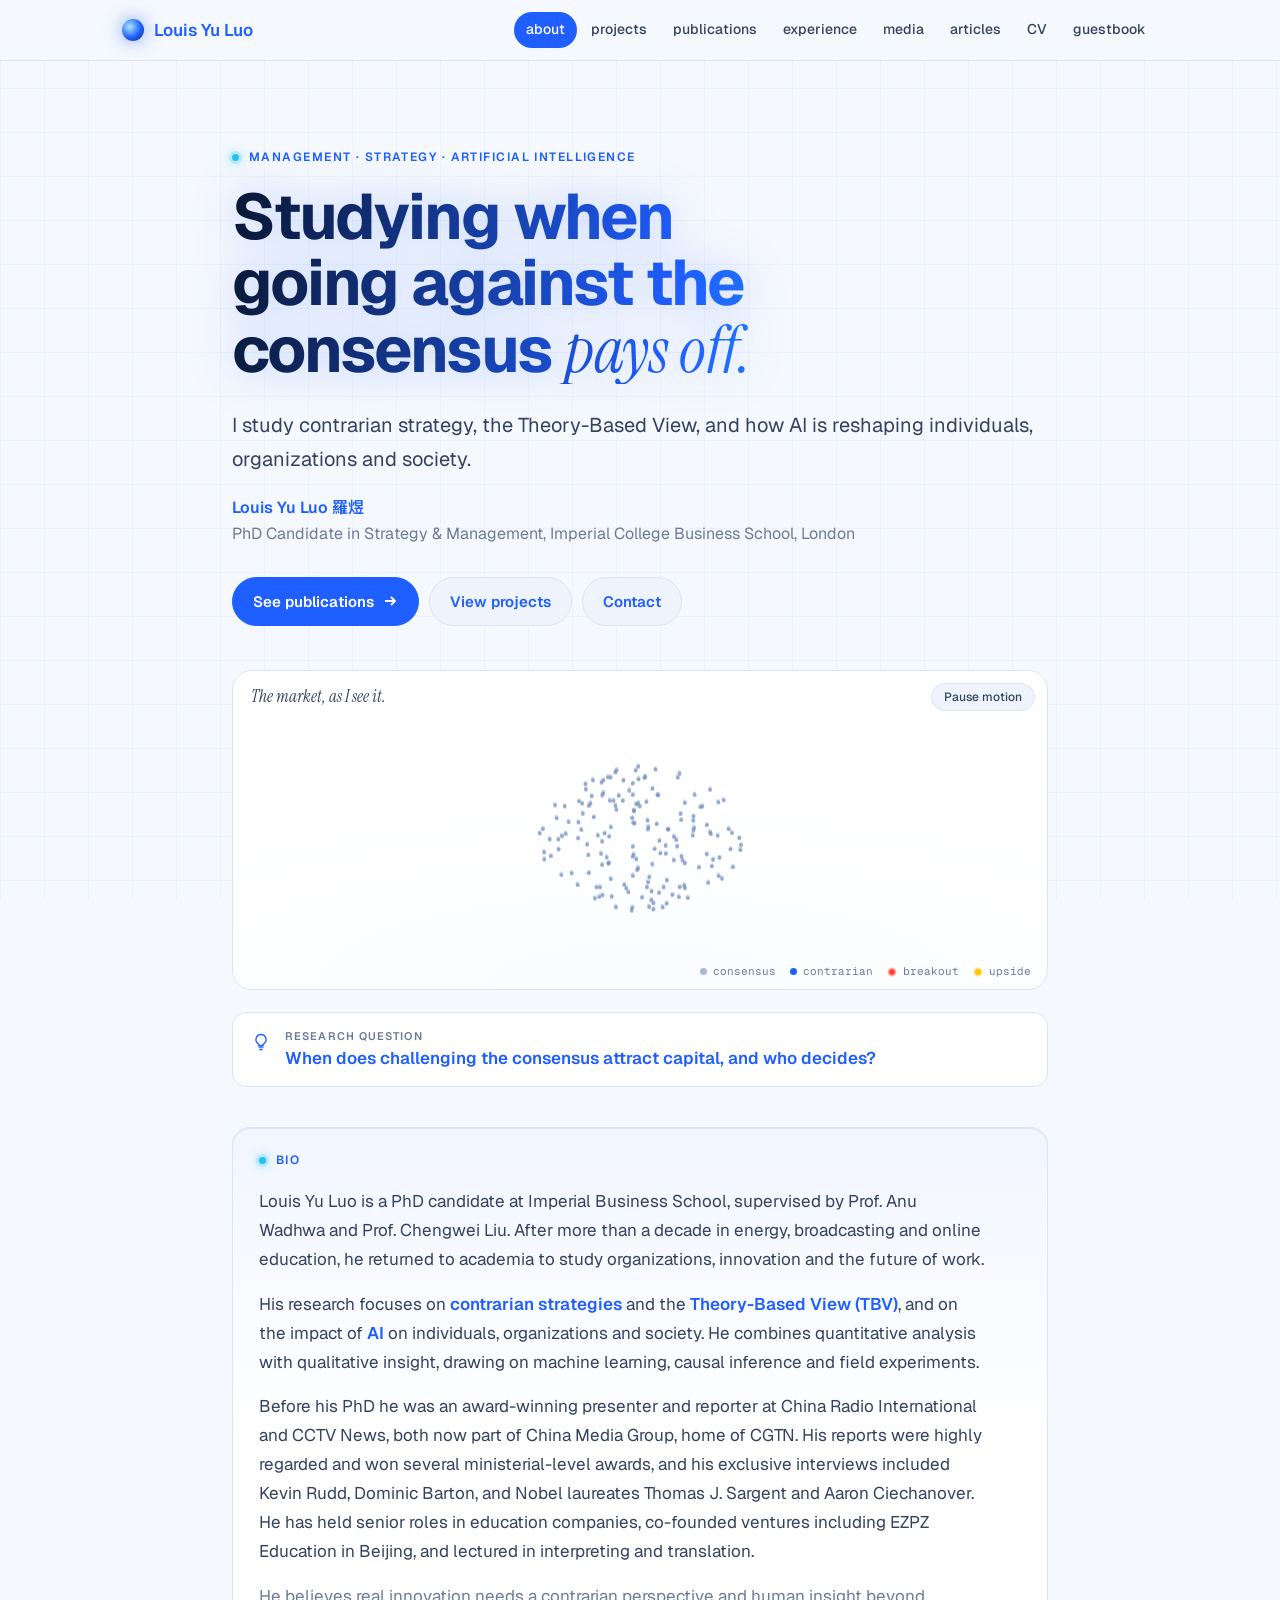
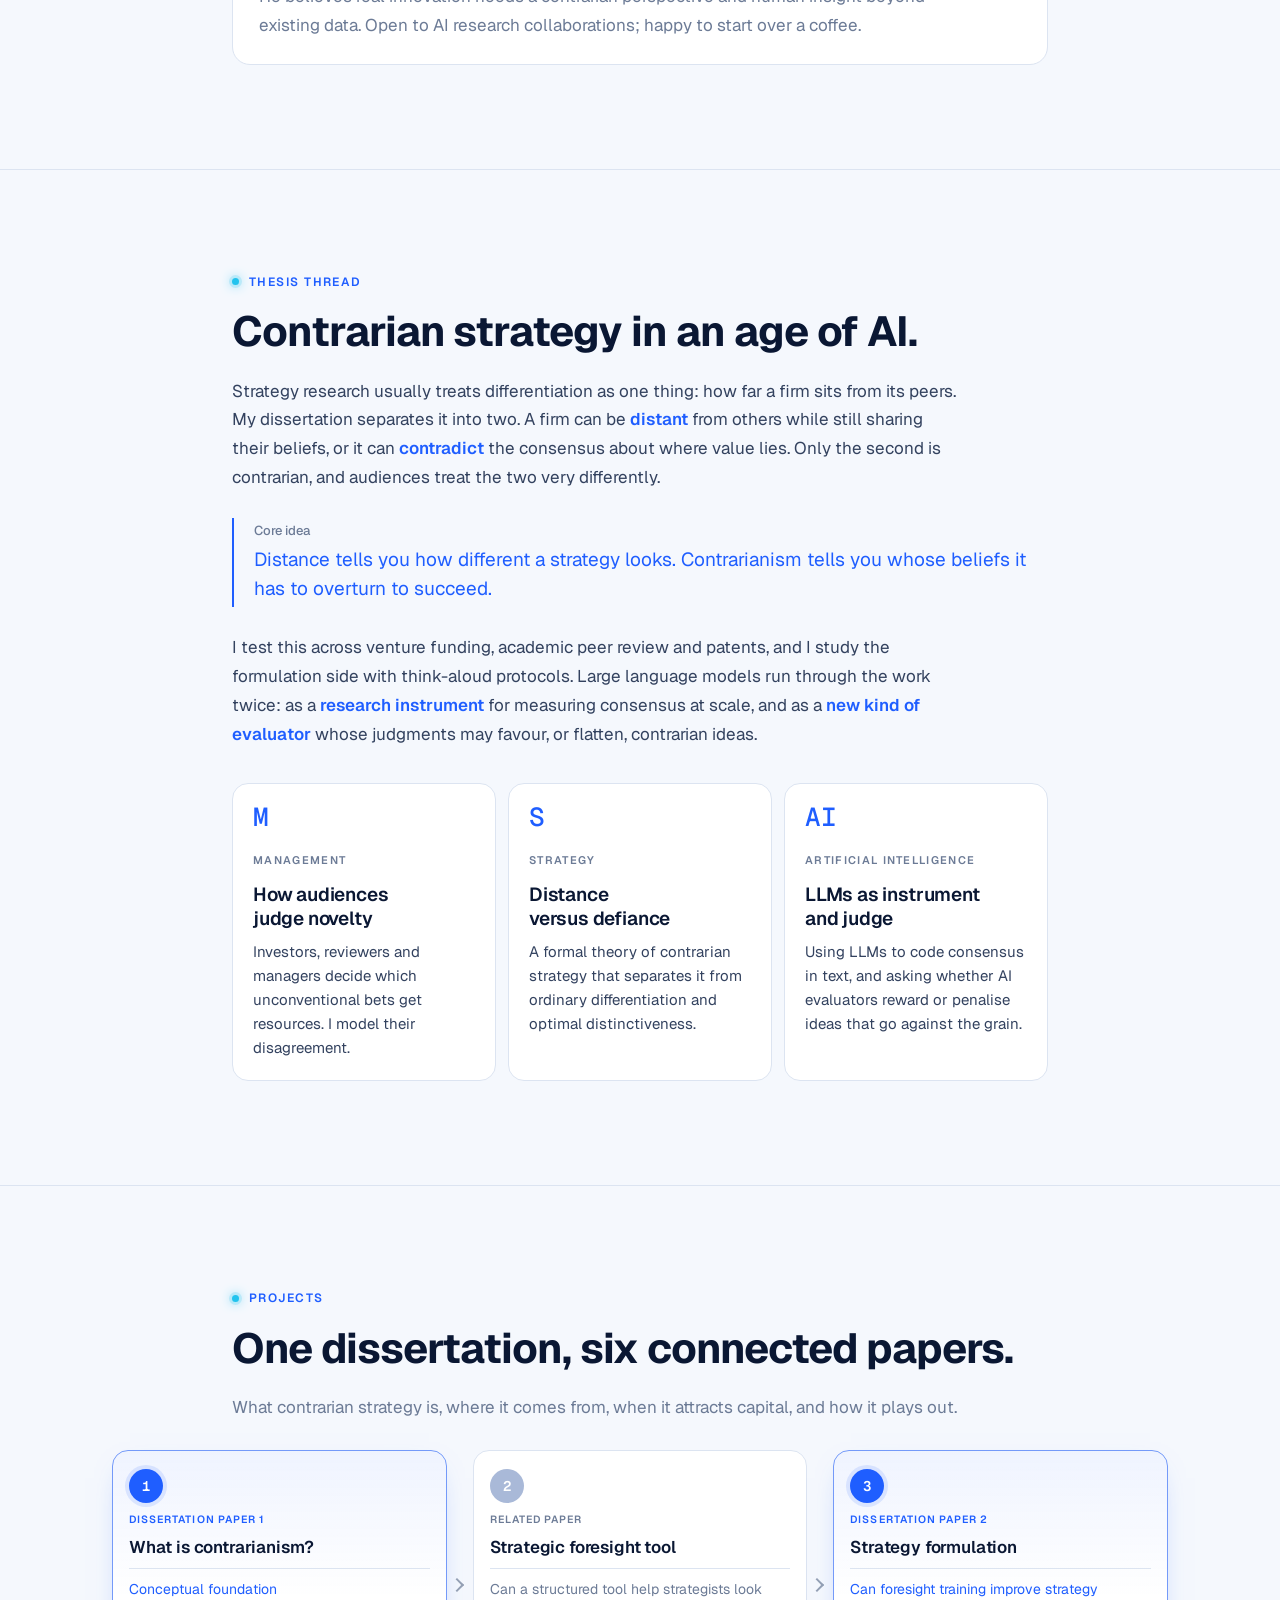
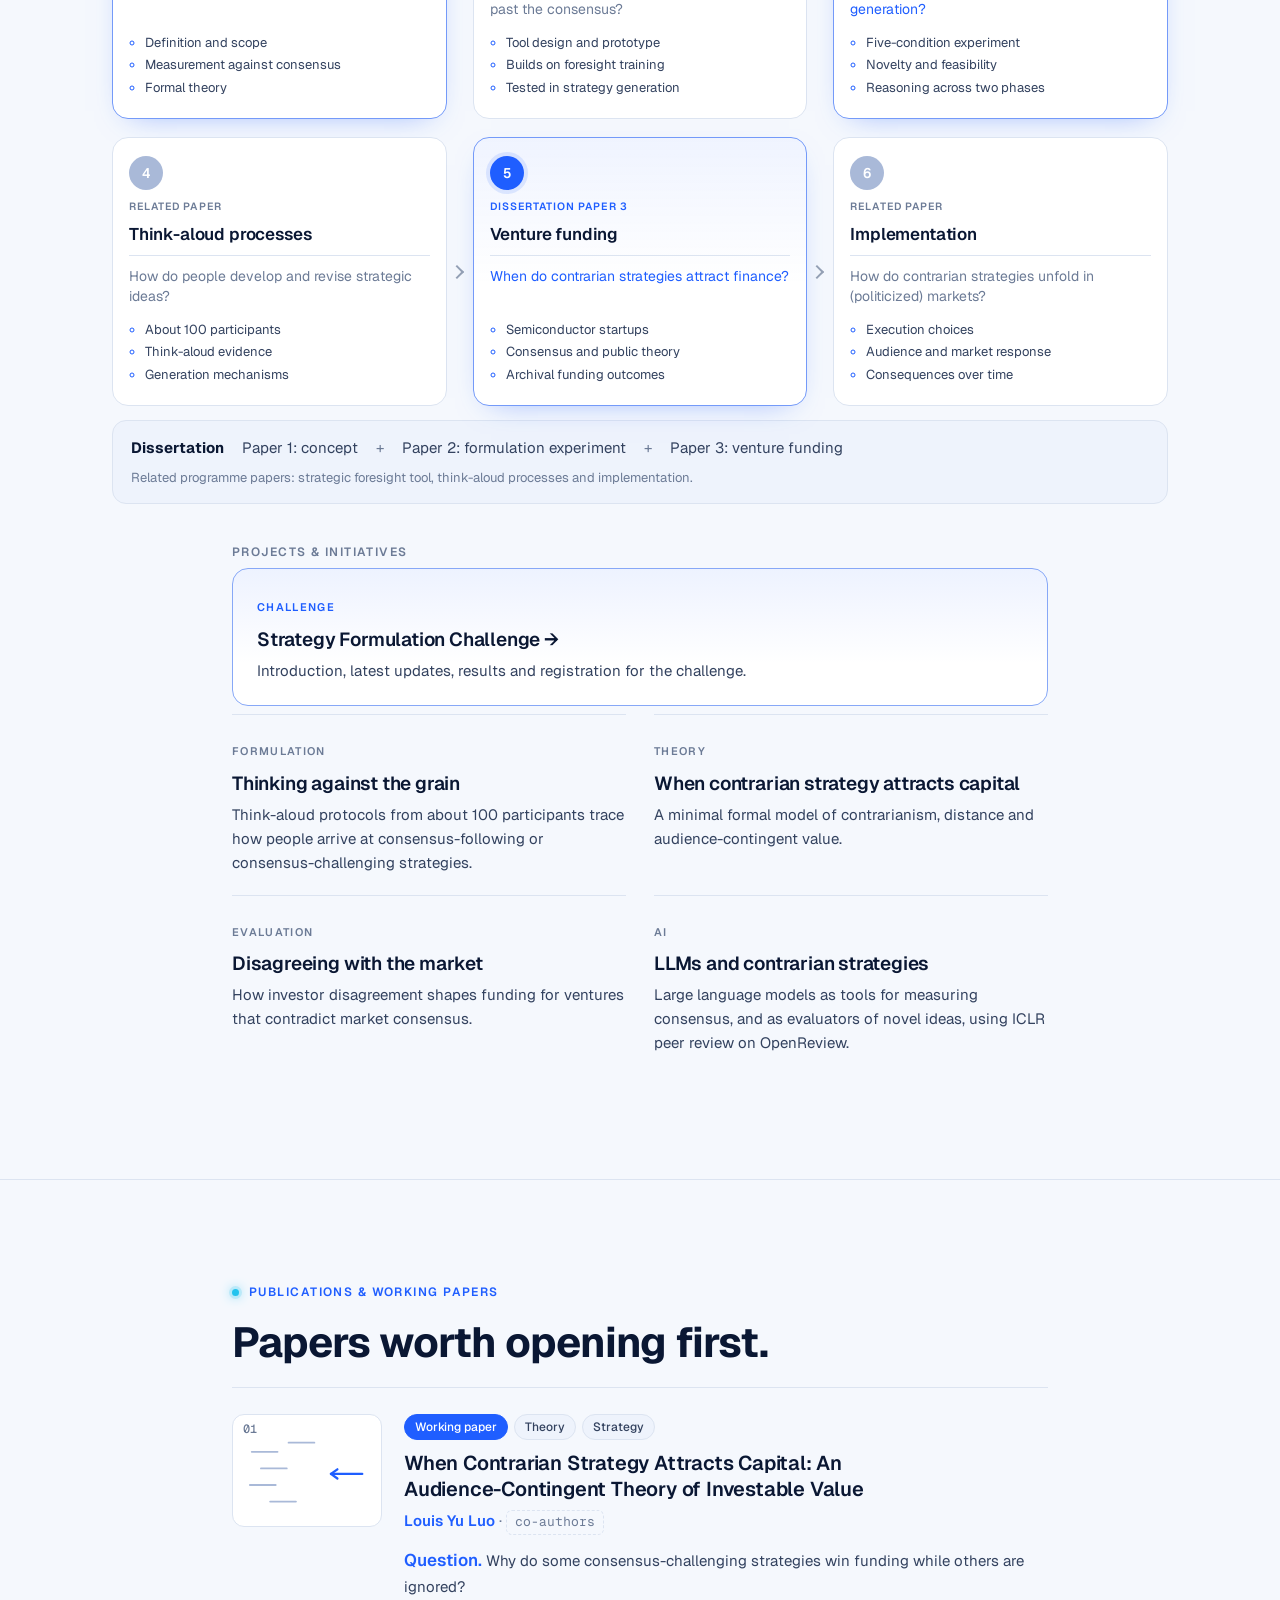
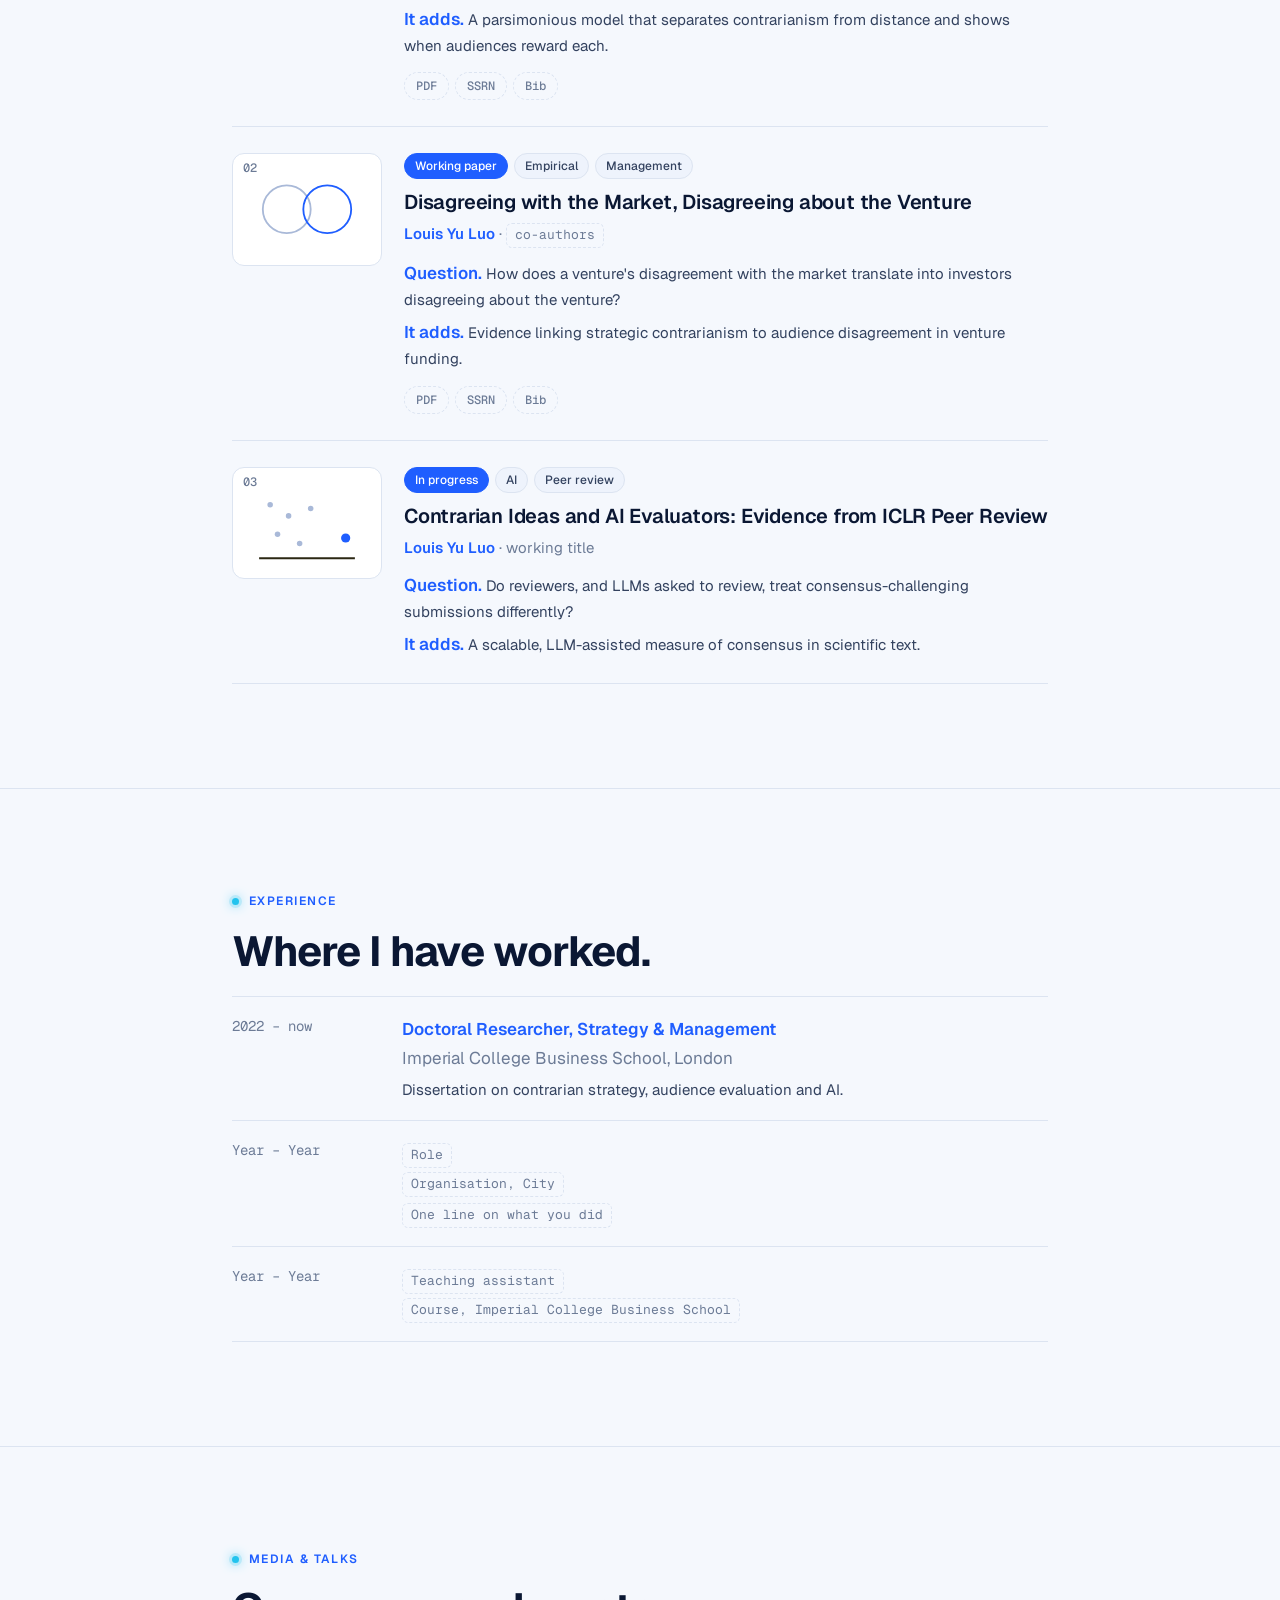
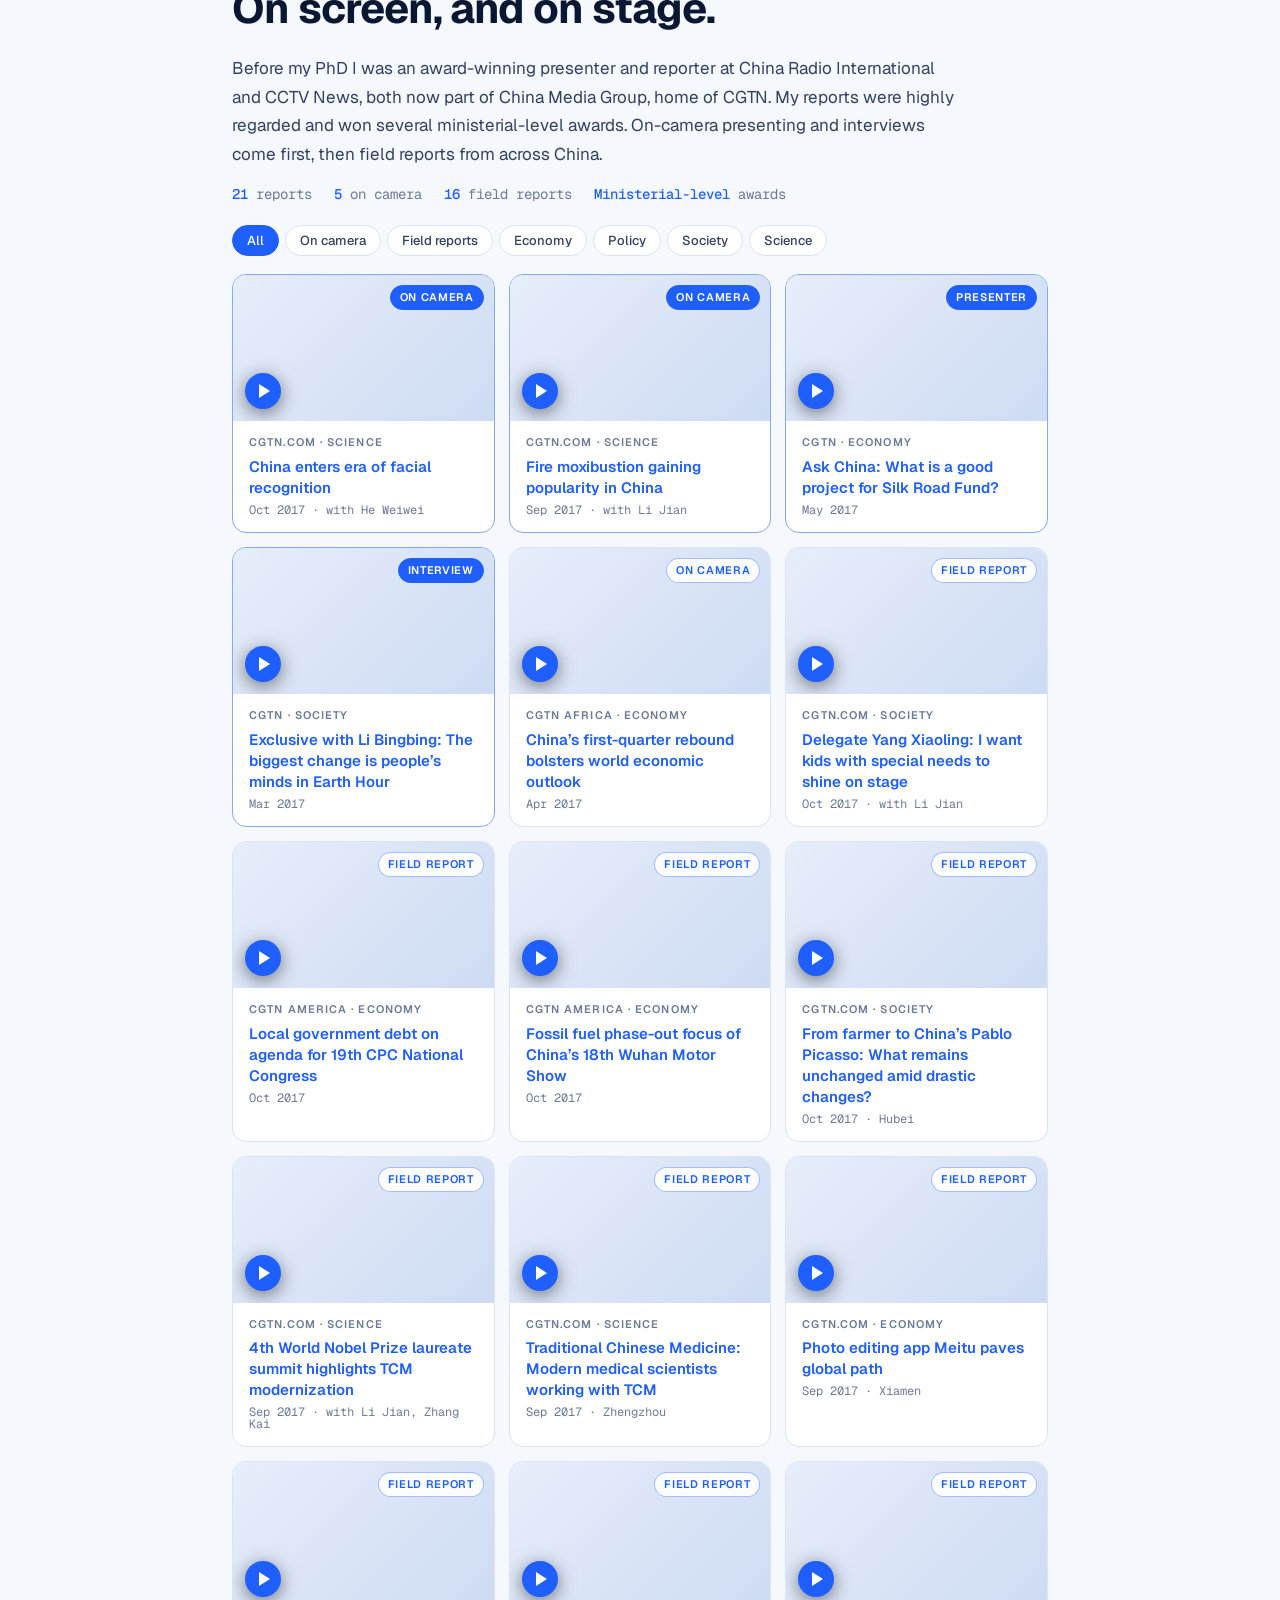
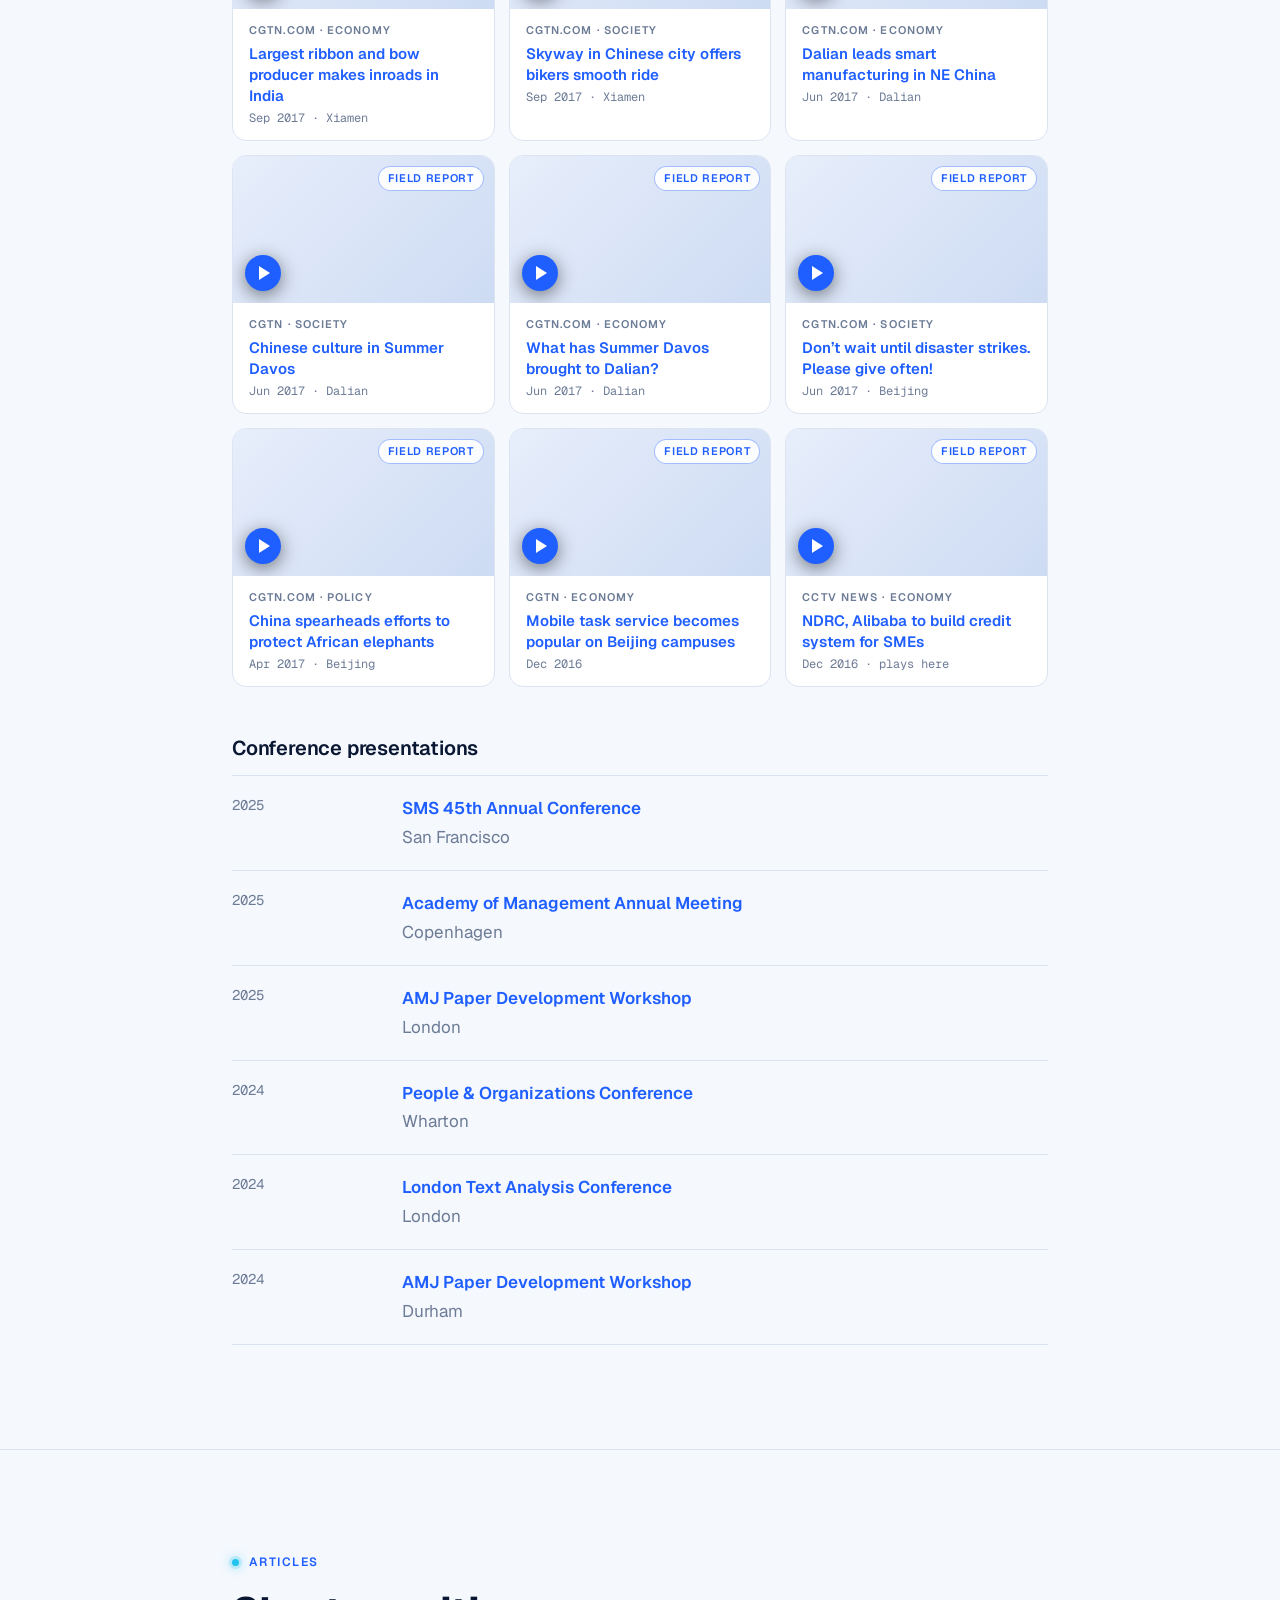
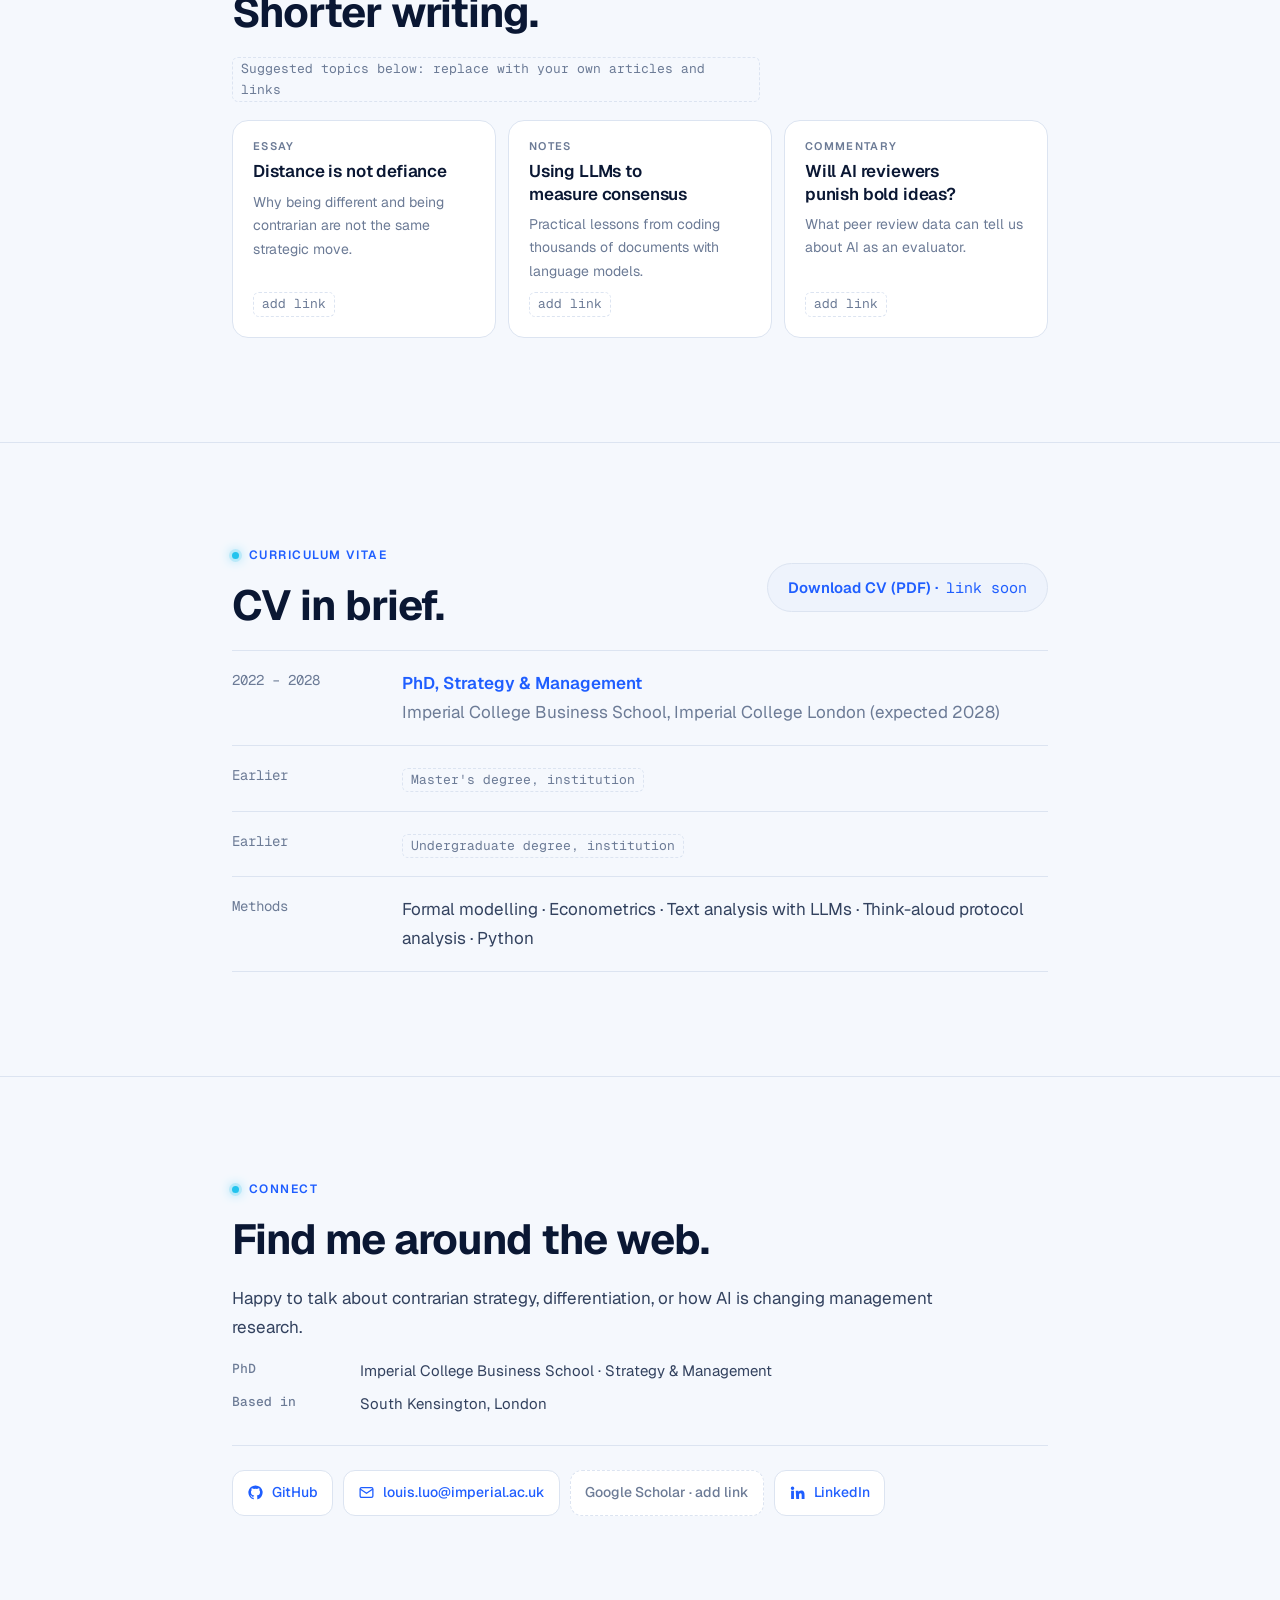
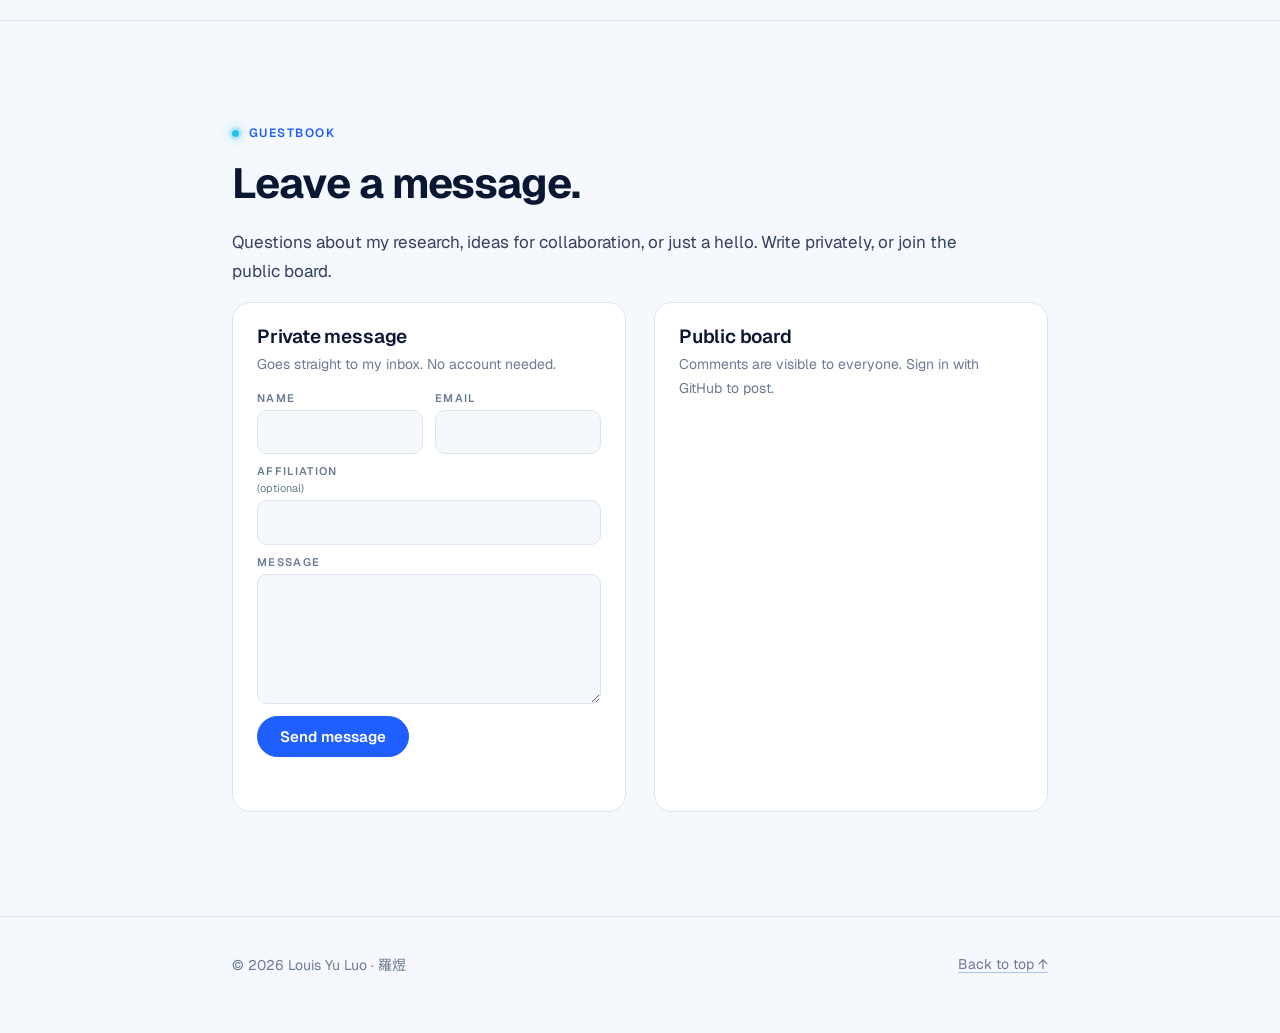
<file: index.html>
<!DOCTYPE html>
<html lang="en">
<head>
<meta charset="utf-8">
<meta name="viewport" content="width=device-width, initial-scale=1">
<title>Louis Yu Luo</title>
<meta name="description" content="Louis Yu Luo (羅煜), PhD candidate in Strategy at Imperial College Business School. Research on contrarian strategy, management and AI.">
<link rel="preconnect" href="https://fonts.googleapis.com">
<link rel="preconnect" href="https://fonts.gstatic.com" crossorigin>
<link href="https://fonts.googleapis.com/css2?family=Geist:wght@400;500;600;700&family=Geist+Mono:wght@400;500&family=Instrument+Serif:ital@1&display=swap" rel="stylesheet">
<link href="https://fonts.googleapis.com/css2?family=Noto+Sans+TC:wght@500&text=%E7%BE%85%E7%85%9C&display=swap" rel="stylesheet">
<style>
/* Layout idea: a single dark scroll in the shape of an academic "about" page (pill nav, eyebrow + big headline, thesis thread, three pillars, numbered papers, timeline), with yellow as the only colour and a live contrarian particle field as the signature visual. Single theme by choice. */
:root{
  --bg:#f5f8fd;
  --surface:#ffffff;
  --surface-2:#eef3fc;
  --line:#dce4f1;
  --yellow:#1f5eff;
  --ink:#0a1733;
  --cyan:#22c3ee;
  --glow:rgba(31,94,255,.28);
  --yellow-soft:#33425f;
  --muted:#6c7b96;
  --font-sans:"Geist", ui-sans-serif, system-ui, -apple-system, "Segoe UI", sans-serif;
  --font-mono:"Geist Mono", ui-monospace, Menlo, Consolas, monospace;
  --font-accent:"Instrument Serif", Georgia, serif;
  color-scheme:light;
}
*{box-sizing:border-box}
html{scroll-behavior:smooth;scroll-padding-top:76px}
@media (prefers-reduced-motion:reduce){html{scroll-behavior:auto}}
body{margin:0;background-color:var(--bg);background-image:linear-gradient(rgba(31,94,255,.045) 1px,transparent 1px),linear-gradient(90deg,rgba(31,94,255,.045) 1px,transparent 1px);background-size:44px 44px;background-attachment:fixed;color:var(--yellow-soft);font:400 17px/1.7 var(--font-sans);-webkit-font-smoothing:antialiased}
a{color:var(--yellow);text-decoration:underline;text-decoration-color:color-mix(in srgb,var(--yellow) 35%,transparent);text-underline-offset:3px;transition:color .2s,text-decoration-color .2s}
a:hover{text-decoration-color:var(--yellow)}
:focus-visible{outline:2px solid var(--yellow);outline-offset:3px;border-radius:6px}
.skip{position:absolute;left:-9999px}
.skip:focus{left:16px;top:12px;z-index:100;background:var(--yellow);color:#fff;padding:8px 12px;border-radius:8px}
.wrap{max-width:880px;margin:0 auto;padding:0 clamp(16px,4vw,32px)}
strong{color:var(--yellow);font-weight:600}
[lang="zh-Hant"]{font-family:"Noto Sans TC",var(--font-sans)}

/* ---------- top bar ---------- */
header.top{position:sticky;top:0;z-index:20;background:color-mix(in srgb,var(--bg) 80%,transparent);backdrop-filter:blur(14px);-webkit-backdrop-filter:blur(14px);border-bottom:1px solid var(--line)}
.top .bar{max-width:1100px;margin:0 auto;padding:0 clamp(16px,4vw,32px);height:60px;display:flex;align-items:center;gap:16px}
.brand{display:flex;align-items:center;gap:10px;text-decoration:none;color:var(--yellow);font-weight:600;white-space:nowrap}
.brand .dot{width:22px;height:22px;border-radius:50%;background:radial-gradient(circle at 35% 35%,#a8e9ff,var(--yellow) 55%,#0b2a7a);box-shadow:0 0 18px color-mix(in srgb,var(--yellow) 55%,transparent)}
nav.pills{margin-left:auto;display:flex;gap:2px;overflow-x:auto;scrollbar-width:none}
nav.pills::-webkit-scrollbar{display:none}
nav.pills a{font-size:14px;font-weight:500;color:var(--yellow-soft);text-decoration:none;padding:6px 12px;border-radius:999px;white-space:nowrap;transition:background .2s,color .2s}
nav.pills a:hover{background:var(--surface-2);color:var(--yellow)}
nav.pills a.on{background:var(--yellow);color:#fff}
@media (max-width:720px){.brand span.full{display:none}}

/* ---------- shared section pieces ---------- */
section{padding:clamp(64px,9vw,104px) 0;border-bottom:1px solid var(--line)}
.eyebrow{display:flex;align-items:center;gap:10px;font:600 12px/1.4 var(--font-sans);letter-spacing:.12em;text-transform:uppercase;color:var(--yellow);margin:0 0 18px}
.eyebrow::before{content:"";width:7px;height:7px;border-radius:50%;background:var(--cyan);box-shadow:0 0 0 3px rgba(34,195,238,.18),0 0 12px var(--cyan)}
h1,h2,h3{color:var(--ink);text-wrap:balance;margin:0}
h1{font-size:clamp(40px,6.4vw,64px);line-height:1.04;font-weight:700;letter-spacing:-.03em;background:linear-gradient(100deg,#0a1733 0%,#1f5eff 55%,#22c3ee 100%);-webkit-background-clip:text;background-clip:text;color:transparent;filter:drop-shadow(0 0 22px var(--glow))}
h2{text-shadow:none}
.bio{margin-top:40px;padding:24px 26px;border:1px solid var(--line);border-radius:18px;background:linear-gradient(180deg,rgba(31,94,255,.06),rgba(31,94,255,0) 60%),var(--surface);box-shadow:inset 0 1px 0 rgba(31,94,255,.12)}
.bio p:last-child{margin-bottom:0}
h2{font-size:clamp(30px,4.4vw,42px);line-height:1.1;font-weight:700;letter-spacing:-.025em;margin-bottom:22px}
h3{font-size:19px;line-height:1.3;font-weight:600;letter-spacing:-.01em}
em.serif{font-family:var(--font-accent);font-style:italic;font-weight:400;letter-spacing:0}
p{margin:0 0 16px;max-width:66ch}
.lead{font-size:clamp(18px,2vw,20px);color:var(--yellow-soft)}
.muted{color:var(--muted)}
.mono{font-family:var(--font-mono)}
.todo{display:inline-block;color:var(--muted);border:1px dashed var(--line);padding:1px 8px;border-radius:6px;font:400 13px/1.6 var(--font-mono)}

/* ---------- hero ---------- */
.hero{padding-top:clamp(48px,8vw,88px)}
.hero h1 .zh{display:inline-block;font-family:"Noto Sans TC",sans-serif;font-weight:500;font-size:.5em;letter-spacing:.12em;color:var(--muted);vertical-align:middle;margin-left:.3em}
.hero .lead{margin-top:24px}
.who{margin:18px 0 0;font-size:16px;line-height:1.6}
.btns{display:flex;flex-wrap:wrap;gap:10px;margin-top:30px}
.btn{display:inline-flex;align-items:center;gap:8px;padding:11px 20px;border-radius:999px;font-size:15px;font-weight:600;text-decoration:none;border:1px solid var(--line);background:var(--surface-2);color:var(--yellow);transition:transform .15s,background .2s,border-color .2s}
.btn:hover{border-color:var(--yellow);transform:translateY(-1px)}
.btn.primary{background:var(--yellow);color:#fff;border-color:var(--yellow)}
.btn.primary:hover{background:#3b74ff;box-shadow:0 0 24px var(--glow)}
.btn svg{width:16px;height:16px}

.stage{position:relative;margin-top:44px;border:1px solid var(--line);border-radius:20px;overflow:hidden;background:radial-gradient(120% 90% at 50% 100%,#e6efff 0%,#ffffff 70%);height:clamp(240px,34vw,320px)}
#field{position:absolute;inset:0;width:100%;height:100%;display:block}
.stage .cap{position:absolute;left:18px;top:14px;font:400 italic 17px/1.3 var(--font-accent);color:var(--yellow-soft)}
.stage .legend{position:absolute;right:16px;bottom:12px;display:flex;gap:14px;font:400 11px/1 var(--font-mono);color:var(--muted)}
.stage .legend b{font-weight:400;display:inline-flex;align-items:center;gap:6px}
.stage .legend b::before{content:"";width:7px;height:7px;border-radius:50%;background:#a9b9d8}
.stage .legend b.c::before{background:var(--yellow)}
.stage .legend b.p::before{width:10px;height:10px;background:radial-gradient(circle,#ff3b30 25%,rgba(255,59,48,0) 72%)}
.stage .legend b.u::before{width:10px;height:10px;background:radial-gradient(circle,#ffc400 30%,rgba(255,196,0,0) 72%)}
.stage .ctrl{position:absolute;right:12px;top:12px;font:500 12px/1 var(--font-sans);background:var(--surface-2);color:var(--yellow-soft);border:1px solid var(--line);border-radius:999px;padding:7px 12px;cursor:pointer}
.stage .ctrl:hover{color:var(--yellow);border-color:var(--yellow)}

.callout{margin-top:22px;display:flex;gap:14px;align-items:flex-start;background:var(--surface);border:1px solid var(--line);border-radius:14px;padding:16px 18px}
.callout svg{flex:none;width:20px;height:20px;margin-top:3px;color:var(--yellow)}
.callout small{display:block;font:600 11px/1.4 var(--font-sans);letter-spacing:.1em;text-transform:uppercase;color:var(--muted)}
.callout b{display:block;color:var(--yellow);font-weight:600;font-size:17px;line-height:1.4;margin-top:2px}

/* ---------- thesis ---------- */
blockquote{margin:26px 0;padding:4px 0 4px 20px;border-left:2px solid var(--yellow)}
blockquote small{display:block;font:500 13px/1.4 var(--font-sans);color:var(--muted);margin-bottom:6px}
blockquote p{color:var(--yellow);font-size:19px;line-height:1.5;margin:0}

.pillars{display:grid;grid-template-columns:repeat(3,1fr);gap:12px;margin-top:34px}
@media (max-width:720px){.pillars{grid-template-columns:1fr}}
.pillar{background:var(--surface);border:1px solid var(--line);border-radius:16px;padding:20px;transition:border-color .2s,transform .2s}
.pillar:hover{border-color:color-mix(in srgb,var(--yellow) 60%,var(--line));transform:translateY(-2px)}
.pillar .k{font:600 11px/1 var(--font-sans);letter-spacing:.12em;text-transform:uppercase;color:var(--muted)}
.pillar h3{margin:10px 0 8px}
.pillar p{font-size:15px;line-height:1.6;color:var(--yellow-soft);margin:0}
.pillar .glyph{font:500 26px/1 var(--font-mono);color:var(--yellow);margin-bottom:14px;display:block}

/* ---------- projects ---------- */
.grid2{display:grid;grid-template-columns:1fr 1fr;gap:0 28px;margin-top:8px}
@media (max-width:640px){.grid2{grid-template-columns:1fr}}
.proj{padding:20px 0;border-top:1px solid var(--line)}
.proj .k{font:600 11px/1 var(--font-sans);letter-spacing:.12em;text-transform:uppercase;color:var(--muted)}
.proj h3{margin:8px 0 6px}
.proj p{font-size:15px;line-height:1.6;margin:0}
.proj.chal{display:block;text-decoration:none;grid-column:1/-1;margin-bottom:8px;padding:22px 24px;border:1px solid color-mix(in srgb,var(--yellow) 45%,var(--line));border-radius:16px;background:linear-gradient(180deg,rgba(31,94,255,.08),rgba(31,94,255,0) 70%),var(--surface);transition:transform .15s,box-shadow .2s}
.proj.chal:hover{transform:translateY(-2px);box-shadow:0 0 28px rgba(31,94,255,.18)}
.proj.chal .k{color:var(--yellow)}
.proj.chal p{color:var(--yellow-soft)}

/* ---------- publications ---------- */
.pubs{list-style:none;margin:0;padding:0;counter-reset:pub}
.pub{display:grid;grid-template-columns:150px 1fr;gap:22px;padding:26px 0;border-top:1px solid var(--line)}
.pub:last-child{border-bottom:1px solid var(--line)}
@media (max-width:640px){.pub{grid-template-columns:1fr}}
.fig{position:relative;aspect-ratio:4/3;border-radius:12px;border:1px solid var(--line);background:var(--surface);overflow:hidden}
.fig svg{position:absolute;inset:0;width:100%;height:100%}
.fig::after{counter-increment:pub;content:"0" counter(pub);position:absolute;left:10px;top:8px;font:500 12px/1 var(--font-mono);color:var(--muted)}
.badges{display:flex;flex-wrap:wrap;gap:6px;margin-bottom:10px}
.badge{font:500 12px/1 var(--font-sans);padding:6px 10px;border-radius:999px;background:var(--surface-2);border:1px solid var(--line);color:var(--yellow-soft)}
.badge.y{background:var(--yellow);border-color:var(--yellow);color:#fff}
.pub h3{font-size:20px;margin-bottom:6px}
.pub .by{font-size:15px;color:var(--muted);margin:0 0 12px}
.pub dl{margin:0;display:grid;gap:6px}
.pub dt{display:inline;font-weight:600;color:var(--yellow)}
.pub dd{display:inline;margin:0;font-size:15px}
.pub dl div{line-height:1.55}
.links{display:flex;flex-wrap:wrap;gap:6px;margin-top:14px}
.links span{font:500 12px/1 var(--font-mono);padding:7px 11px;border-radius:999px;border:1px dashed var(--line);color:var(--muted)}

/* ---------- experience / timeline ---------- */
.tl{list-style:none;margin:0;padding:0}
.tl li{display:grid;grid-template-columns:150px 1fr;gap:20px;padding:18px 0;border-top:1px solid var(--line)}
.tl li:last-child{border-bottom:1px solid var(--line)}
@media (max-width:560px){.tl li{grid-template-columns:1fr;gap:4px}}
.tl time{font:400 14px/1.7 var(--font-mono);color:var(--muted);font-variant-numeric:tabular-nums}
.tl b{color:var(--yellow);font-weight:600}
.tl p{margin:4px 0 0;font-size:15px}

/* ---------- media / articles ---------- */
.cards{display:grid;grid-template-columns:repeat(auto-fit,minmax(240px,1fr));gap:12px}
.card{background:var(--surface);border:1px solid var(--line);border-radius:16px;padding:20px;display:flex;flex-direction:column;gap:8px;min-height:150px}
.card .k{font:600 11px/1 var(--font-sans);letter-spacing:.12em;text-transform:uppercase;color:var(--muted)}
.card h3{font-size:17px}
.card p{font-size:14px;margin:0;color:var(--muted)}
.card .when{margin-top:auto;font:400 12px/1 var(--font-mono);color:var(--muted)}

/* ---------- media: video reports ---------- */
.vstats{display:flex;flex-wrap:wrap;gap:8px 22px;margin:6px 0 20px;font:400 14px/1.4 var(--font-mono);color:var(--muted)}
.vstats b{color:var(--yellow);font-weight:500}
.vfilters{display:flex;flex-wrap:wrap;gap:6px;margin-bottom:18px}
.vfilters button{font:500 13px/1 var(--font-sans);padding:8px 14px;border-radius:999px;border:1px solid var(--line);background:var(--surface);color:var(--yellow-soft);cursor:pointer}
.vfilters button:hover{border-color:var(--yellow)}
.vfilters button.on{background:var(--yellow);color:#fff;border-color:var(--yellow)}
.vgrid{display:grid;grid-template-columns:repeat(auto-fill,minmax(240px,1fr));gap:14px}
.vid{display:flex;flex-direction:column;text-decoration:none;background:var(--surface);border:1px solid var(--line);border-radius:14px;overflow:hidden;transition:border-color .2s,transform .2s}
.vid:hover{border-color:var(--yellow);transform:translateY(-2px)}
.vid[hidden]{display:none}
.thumb{position:relative;aspect-ratio:16/9;background:linear-gradient(135deg,#e7eefb,#cddbf3);display:block;overflow:hidden}
.thumb img{width:100%;height:100%;object-fit:cover;display:block;filter:saturate(.85);transition:transform .3s}
.vid:hover .thumb img{transform:scale(1.04)}
.play{position:absolute;left:12px;bottom:12px;width:36px;height:36px;border-radius:50%;background:var(--yellow);box-shadow:0 4px 18px rgba(0,0,0,.5)}
.play::after{content:"";position:absolute;left:14px;top:11px;border-left:11px solid #fff;border-top:7px solid transparent;border-bottom:7px solid transparent}
.vmeta{display:flex;flex-direction:column;gap:6px;padding:14px 16px 16px}
.vmeta .k{font:600 11px/1.3 var(--font-sans);letter-spacing:.1em;text-transform:uppercase;color:var(--muted)}
.vmeta b{color:var(--yellow);font-weight:600;font-size:15px;line-height:1.4}
.vmeta .when{font:400 12px/1 var(--font-mono);color:var(--muted)}
.subh{margin:48px 0 14px;font-size:20px}
.vid .role{position:absolute;right:10px;top:10px;font:600 11px/1 var(--font-sans);letter-spacing:.06em;text-transform:uppercase;padding:6px 9px;border-radius:999px;background:rgba(255,255,255,.9);color:var(--yellow);border:1px solid rgba(31,94,255,.4)}
.vid.feat .role{background:var(--yellow);color:#fff;border-color:var(--yellow)}
.vid.feat{border-color:color-mix(in srgb,var(--yellow) 45%,var(--line))}

#player{width:min(880px,94vw);padding:0;border:1px solid var(--line);border-radius:18px;background:var(--surface);color:var(--yellow-soft);box-shadow:0 0 60px rgba(31,94,255,.18)}
#player::backdrop{background:rgba(10,23,51,.55);backdrop-filter:blur(4px)}
.pl-head{display:flex;align-items:center;justify-content:space-between;gap:16px;padding:14px 18px;border-bottom:1px solid var(--line)}
.pl-head b{color:var(--yellow);font-weight:600}
#pl-close{font:500 13px/1 var(--font-sans);background:var(--surface-2);color:var(--yellow-soft);border:1px solid var(--line);border-radius:999px;padding:8px 14px;cursor:pointer}
#pl-close:hover{border-color:var(--yellow);color:var(--yellow)}
#pl-video{display:block;width:100%;aspect-ratio:16/9;background:#000}
.pl-note{margin:0;padding:12px 18px;font-size:13px;color:var(--muted)}

/* ---------- guestbook ---------- */
.gb{display:grid;grid-template-columns:1fr 1fr;gap:28px;margin-top:10px}
@media (max-width:760px){.gb{grid-template-columns:1fr}}
.gb-card{background:var(--surface);border:1px solid var(--line);border-radius:18px;padding:22px 24px}
.gb-card h3{margin:0 0 4px}
.gb-card .sub{font-size:14px;color:var(--muted);margin:0 0 16px}
.gb-form{display:grid;gap:12px}
.gb-form label{display:grid;gap:6px;font:600 11px/1 var(--font-sans);letter-spacing:.12em;text-transform:uppercase;color:var(--muted)}
.gb-form input,.gb-form textarea{font:400 15px/1.5 var(--font-sans);color:var(--yellow-soft);background:var(--bg);border:1px solid var(--line);border-radius:10px;padding:10px 12px;width:100%;letter-spacing:0;text-transform:none}
.gb-form input:focus,.gb-form textarea:focus{outline:none;border-color:var(--yellow);box-shadow:0 0 0 3px rgba(31,94,255,.15)}
.gb-form textarea{min-height:130px;resize:vertical}
.gb-form .row2{display:grid;grid-template-columns:1fr 1fr;gap:12px}
@media (max-width:480px){.gb-form .row2{grid-template-columns:1fr}}
.gb-form button{justify-self:start;cursor:pointer;font:600 15px/1 var(--font-sans);padding:12px 22px;border-radius:999px;border:1px solid var(--yellow);background:var(--yellow);color:#fff}
.gb-form button:hover{box-shadow:0 0 24px var(--glow)}
.gb-form button[disabled]{opacity:.6;cursor:wait}
.gb-hp{position:absolute;left:-9999px}
.gb-msg{font-size:14px;margin:0;min-height:1.4em}
.gb-msg.ok{color:var(--yellow)}
.gb-msg.err{color:#e5484d}
.giscus-wrap{min-height:220px}
.giscus-wrap .gb-note{font-size:14px;color:var(--muted)}

/* ---------- dissertation framework ---------- */
.wrap.wide{max-width:1120px}
.fw{list-style:none;margin:28px 0 14px;padding:0;display:grid;grid-template-columns:repeat(3,minmax(0,1fr));gap:18px 26px;counter-reset:fw}
@media (min-width:901px){.fw>li:nth-child(3n)::after{display:none}}
.fw>li{position:relative;background:var(--surface);border:1px solid var(--line);border-radius:16px;padding:18px 16px 16px;display:flex;flex-direction:column;gap:10px}
.fw>li.main{border-color:color-mix(in srgb,var(--yellow) 55%,var(--line));background:linear-gradient(180deg,rgba(31,94,255,.07),rgba(31,94,255,0) 55%),var(--surface);box-shadow:0 10px 30px -18px rgba(31,94,255,.55)}
.fw>li:not(:last-child)::after{content:"";position:absolute;right:-16px;top:50%;width:8px;height:8px;border-top:2px solid var(--muted);border-right:2px solid var(--muted);transform:translateY(-50%) rotate(45deg);opacity:.7}
.fw .n{width:34px;height:34px;border-radius:50%;display:grid;place-items:center;font:600 14px/1 var(--font-mono);color:#fff;background:#a9b9d8}
.fw>li.main .n{background:var(--yellow);box-shadow:0 0 0 4px rgba(31,94,255,.12)}
.fw .k{font:600 10.5px/1.3 var(--font-sans);letter-spacing:.1em;text-transform:uppercase;color:var(--muted)}
.fw>li.main .k{color:var(--yellow)}
.fw h3{font-size:17px;line-height:1.25}
.fw .q{font-size:14px;line-height:1.45;margin:0;color:var(--muted);padding-top:10px;border-top:1px solid var(--line)}
.fw>li.main .q{color:var(--yellow)}
.fw ul{margin:auto 0 0;padding:0 0 0 16px;font-size:13px;line-height:1.45;color:var(--yellow-soft)}
.fw ul li{margin:4px 0}
.fw ul li::marker{color:var(--yellow)}
.fw-sum{display:flex;flex-wrap:wrap;align-items:baseline;gap:6px 18px;padding:14px 18px;border:1px solid var(--line);border-radius:14px;background:var(--surface-2);font-size:15px}
.fw-sum b{color:var(--ink)}
.fw-sum span.plus{color:var(--muted)}
.fw-sum small{flex-basis:100%;font-size:13px;color:var(--muted)}
@media (max-width:900px){.fw{grid-template-columns:1fr;gap:18px}.fw>li:not(:last-child)::after{right:auto;left:50%;top:auto;bottom:-13px;transform:translateX(-50%) rotate(135deg)}}
.subh-sm{font:600 12px/1.4 var(--font-sans);letter-spacing:.12em;text-transform:uppercase;color:var(--muted);margin:40px 0 4px}

/* ---------- cv ---------- */
.cvhead{display:flex;flex-wrap:wrap;align-items:center;justify-content:space-between;gap:16px;margin-bottom:22px}
.cvhead h2{margin:0}

/* ---------- connect ---------- */
.lineage{display:grid;grid-template-columns:110px 1fr;gap:8px 18px;font-size:15px;margin:10px 0 28px}
.lineage dt{font:500 13px/1.7 var(--font-mono);color:var(--muted)}
.lineage dd{margin:0}
.social{display:flex;flex-wrap:wrap;gap:10px;padding-top:24px;border-top:1px solid var(--line)}
.social a,.social span{display:inline-flex;align-items:center;gap:8px;padding:10px 14px;border-radius:12px;border:1px solid var(--line);background:var(--surface);font-size:14px;font-weight:500;text-decoration:none;color:var(--yellow)}
.social a:hover{border-color:var(--yellow)}
.social span{color:var(--muted);border-style:dashed}
.social svg{width:17px;height:17px}

footer{padding:36px 0 56px;font-size:14px;color:var(--muted)}
footer .wrap{display:flex;justify-content:space-between;flex-wrap:wrap;gap:12px}
footer a{color:var(--muted)}
</style>
</head>
<body>
<a class="skip" href="#main">Skip to content</a>

<header class="top">
  <div class="bar">
    <a class="brand" href="#top" aria-label="Louis Yu Luo, back to top"><i class="dot" aria-hidden="true"></i><span>Louis Yu Luo</span></a>
    <nav class="pills" aria-label="Sections">
      <a href="#about">about</a>
      <a href="#projects">projects</a>
      <a href="#publications">publications</a>
      <a href="#experience">experience</a>
      <a href="#media">media</a>
      <a href="#articles">articles</a>
      <a href="#cv">CV</a>
      <a href="#guestbook">guestbook</a>
    </nav>
  </div>
</header>

<main id="main">

<!-- ================= ABOUT / HERO ================= -->
<section class="hero" id="about">
  <div class="wrap" id="top">
    <p class="eyebrow">Management · Strategy · Artificial Intelligence</p>
    <h1>Studying when going against the consensus <em class="serif">pays off.</em></h1>
    <p class="lead">I study contrarian strategy, the Theory-Based View, and how AI is reshaping individuals, organizations and society.</p>
    <p class="who"><strong>Louis Yu Luo <span lang="zh-Hant">羅煜</span></strong><br><span class="muted">PhD Candidate in Strategy &amp; Management, Imperial College Business School, London</span></p>
    <div class="btns">
      <a class="btn primary" href="#publications">See publications
        <svg viewBox="0 0 16 16" fill="none" stroke="currentColor" stroke-width="1.8" aria-hidden="true"><path d="M3 8h10M9 4l4 4-4 4"/></svg></a>
      <a class="btn" href="#projects">View projects</a>
      <a class="btn" href="#connect">Contact</a>
    </div>

    <div class="stage" aria-label="Animation: a crowd of dots drifts one way as the consensus; one dot inside it breaks out in the opposite direction with a red burst, the crowd and the contrarian fly apart, and the contrarian grows into a bright yellow upside">
      <canvas id="field" aria-hidden="true"></canvas>
      <span class="cap">The market, as I see it.</span>
      <button class="ctrl" id="pause" type="button" aria-pressed="false">Pause motion</button>
      <div class="legend"><b>consensus</b><b class="c">contrarian</b><b class="p">breakout</b><b class="u">upside</b></div>
    </div>

    <div class="callout">
      <svg viewBox="0 0 24 24" fill="none" stroke="currentColor" stroke-width="1.6" aria-hidden="true"><path d="M9 18h6M10 21h4M12 3a6 6 0 0 0-3.5 10.9c.6.4 1 1.1 1 1.8V16h5v-.3c0-.7.4-1.4 1-1.8A6 6 0 0 0 12 3z"/></svg>
      <div><small>Research question</small><b>When does challenging the consensus attract capital, and who decides?</b></div>
    </div>

    <div class="bio">
      <p class="eyebrow">Bio</p>
      <p>Louis Yu Luo is a PhD candidate at Imperial Business School, supervised by Prof. Anu Wadhwa and Prof. Chengwei Liu. After more than a decade in energy, broadcasting and online education, he returned to academia to study organizations, innovation and the future of work.</p>
      <p>His research focuses on <strong>contrarian strategies</strong> and the <strong>Theory-Based View (TBV)</strong>, and on the impact of <strong>AI</strong> on individuals, organizations and society. He combines quantitative analysis with qualitative insight, drawing on machine learning, causal inference and field experiments.</p>
      <p>Before his PhD he was an award-winning presenter and reporter at China Radio International and CCTV News, both now part of China Media Group, home of CGTN. His reports were highly regarded and won several ministerial-level awards, and his exclusive interviews included Kevin Rudd, Dominic Barton, and Nobel laureates Thomas J. Sargent and Aaron Ciechanover. He has held senior roles in education companies, co-founded ventures including EZPZ Education in Beijing, and lectured in interpreting and translation.</p>
      <p class="muted">He believes real innovation needs a contrarian perspective and human insight beyond existing data. Open to AI research collaborations; happy to start over a coffee.</p>
    </div>
  </div>
</section>

<!-- ================= THESIS ================= -->
<section id="thesis">
  <div class="wrap">
    <p class="eyebrow">Thesis thread</p>
    <h2>Contrarian strategy in an age of AI.</h2>
    <p>Strategy research usually treats differentiation as one thing: how far a firm sits from its peers. My dissertation separates it into two. A firm can be <strong>distant</strong> from others while still sharing their beliefs, or it can <strong>contradict</strong> the consensus about where value lies. Only the second is contrarian, and audiences treat the two very differently.</p>
    <blockquote>
      <small>Core idea</small>
      <p>Distance tells you how different a strategy looks. Contrarianism tells you whose beliefs it has to overturn to succeed.</p>
    </blockquote>
    <p>I test this across venture funding, academic peer review and patents, and I study the formulation side with think-aloud protocols. Large language models run through the work twice: as a <strong>research instrument</strong> for measuring consensus at scale, and as a <strong>new kind of evaluator</strong> whose judgments may favour, or flatten, contrarian ideas.</p>

    <div class="pillars">
      <article class="pillar">
        <span class="glyph" aria-hidden="true">M</span>
        <span class="k">Management</span>
        <h3>How audiences judge novelty</h3>
        <p>Investors, reviewers and managers decide which unconventional bets get resources. I model their disagreement.</p>
      </article>
      <article class="pillar">
        <span class="glyph" aria-hidden="true">S</span>
        <span class="k">Strategy</span>
        <h3>Distance versus defiance</h3>
        <p>A formal theory of contrarian strategy that separates it from ordinary differentiation and optimal distinctiveness.</p>
      </article>
      <article class="pillar">
        <span class="glyph" aria-hidden="true">AI</span>
        <span class="k">Artificial Intelligence</span>
        <h3>LLMs as instrument and judge</h3>
        <p>Using LLMs to code consensus in text, and asking whether AI evaluators reward or penalise ideas that go against the grain.</p>
      </article>
    </div>
  </div>
</section>

<!-- ================= PROJECTS ================= -->
<section id="projects">
  <div class="wrap">
    <p class="eyebrow">Projects</p>
    <h2>One dissertation, six connected papers.</h2>
    <p class="muted">What contrarian strategy is, where it comes from, when it attracts capital, and how it plays out.</p>
  </div>
  <div class="wrap wide">
    <ol class="fw" aria-label="Dissertation framework">
          <li class="main"><span class="n">1</span><span class="k">Dissertation paper 1</span><h3>What is contrarianism?</h3><p class="q">Conceptual foundation</p><ul><li>Definition and scope</li><li>Measurement against consensus</li><li>Formal theory</li></ul></li>
      <li class="rel"><span class="n">2</span><span class="k">Related paper</span><h3>Strategic foresight tool</h3><p class="q">Can a structured tool help strategists look past the consensus?</p><ul><li>Tool design and prototype</li><li>Builds on foresight training</li><li>Tested in strategy generation</li></ul></li>
      <li class="main"><span class="n">3</span><span class="k">Dissertation paper 2</span><h3>Strategy formulation</h3><p class="q">Can foresight training improve strategy generation?</p><ul><li>Five-condition experiment</li><li>Novelty and feasibility</li><li>Reasoning across two phases</li></ul></li>
      <li class="rel"><span class="n">4</span><span class="k">Related paper</span><h3>Think-aloud processes</h3><p class="q">How do people develop and revise strategic ideas?</p><ul><li>About 100 participants</li><li>Think-aloud evidence</li><li>Generation mechanisms</li></ul></li>
      <li class="main"><span class="n">5</span><span class="k">Dissertation paper 3</span><h3>Venture funding</h3><p class="q">When do contrarian strategies attract finance?</p><ul><li>Semiconductor startups</li><li>Consensus and public theory</li><li>Archival funding outcomes</li></ul></li>
      <li class="rel"><span class="n">6</span><span class="k">Related paper</span><h3>Implementation</h3><p class="q">How do contrarian strategies unfold in (politicized) markets?</p><ul><li>Execution choices</li><li>Audience and market response</li><li>Consequences over time</li></ul></li>
</ol>
    <div class="fw-sum"><b>Dissertation</b><span>Paper 1: concept</span><span class="plus">+</span><span>Paper 2: formulation experiment</span><span class="plus">+</span><span>Paper 3: venture funding</span><small>Related programme papers: strategic foresight tool, think-aloud processes and implementation.</small></div>
  </div>
  <div class="wrap">
    <p class="subh-sm">Projects &amp; initiatives</p>
    <div class="grid2">
      <a class="proj chal" href="/challenge/"><span class="k">Challenge</span><h3>Strategy Formulation Challenge →</h3><p>Introduction, latest updates, results and registration for the challenge.</p></a>
      <div class="proj"><span class="k">Formulation</span><h3>Thinking against the grain</h3><p>Think-aloud protocols from about 100 participants trace how people arrive at consensus-following or consensus-challenging strategies.</p></div>
      <div class="proj"><span class="k">Theory</span><h3>When contrarian strategy attracts capital</h3><p>A minimal formal model of contrarianism, distance and audience-contingent value.</p></div>
      <div class="proj"><span class="k">Evaluation</span><h3>Disagreeing with the market</h3><p>How investor disagreement shapes funding for ventures that contradict market consensus.</p></div>
      <div class="proj"><span class="k">AI</span><h3>LLMs and contrarian strategies</h3><p>Large language models as tools for measuring consensus, and as evaluators of novel ideas, using ICLR peer review on OpenReview.</p></div>
    </div>
  </div>
</section>

<!-- ================= PUBLICATIONS ================= -->
<section id="publications">
  <div class="wrap">
    <p class="eyebrow">Publications &amp; working papers</p>
    <h2>Papers worth opening first.</h2>
    <ol class="pubs">
      <li class="pub">
        <div class="fig" aria-hidden="true">
          <svg viewBox="0 0 160 120"><g stroke="#a9b9d8" stroke-width="2" stroke-linecap="round"><path d="M20 40h28M30 58h28M18 76h28M40 94h28M60 30h28"/></g><g stroke="#1f5eff" stroke-width="2.5" stroke-linecap="round"><path d="M140 64h-34"/><path d="M106 64l7-5M106 64l7 5"/></g></svg>
        </div>
        <div>
          <div class="badges"><span class="badge y">Working paper</span><span class="badge">Theory</span><span class="badge">Strategy</span></div>
          <h3>When Contrarian Strategy Attracts Capital: An Audience-Contingent Theory of Investable Value</h3>
          <p class="by"><strong>Louis Yu Luo</strong> · <span class="todo">co-authors</span></p>
          <dl>
            <div><dt>Question.</dt> <dd>Why do some consensus-challenging strategies win funding while others are ignored?</dd></div>
            <div><dt>It adds.</dt> <dd>A parsimonious model that separates contrarianism from distance and shows when audiences reward each.</dd></div>
          </dl>
          <div class="links"><span>PDF</span><span>SSRN</span><span>Bib</span></div>
        </div>
      </li>
      <li class="pub">
        <div class="fig" aria-hidden="true">
          <svg viewBox="0 0 160 120"><circle cx="58" cy="60" r="26" fill="none" stroke="#a9b9d8" stroke-width="2"/><circle cx="102" cy="60" r="26" fill="none" stroke="#1f5eff" stroke-width="2"/></svg>
        </div>
        <div>
          <div class="badges"><span class="badge y">Working paper</span><span class="badge">Empirical</span><span class="badge">Management</span></div>
          <h3>Disagreeing with the Market, Disagreeing about the Venture</h3>
          <p class="by"><strong>Louis Yu Luo</strong> · <span class="todo">co-authors</span></p>
          <dl>
            <div><dt>Question.</dt> <dd>How does a venture's disagreement with the market translate into investors disagreeing about the venture?</dd></div>
            <div><dt>It adds.</dt> <dd>Evidence linking strategic contrarianism to audience disagreement in venture funding.</dd></div>
          </dl>
          <div class="links"><span>PDF</span><span>SSRN</span><span>Bib</span></div>
        </div>
      </li>
      <li class="pub">
        <div class="fig" aria-hidden="true">
          <svg viewBox="0 0 160 120"><g fill="#a9b9d8"><circle cx="40" cy="40" r="3"/><circle cx="60" cy="52" r="3"/><circle cx="48" cy="72" r="3"/><circle cx="72" cy="82" r="3"/><circle cx="84" cy="44" r="3"/></g><circle cx="122" cy="76" r="5" fill="#1f5eff"/><path d="M28 98h104" stroke="#2b2713" stroke-width="2"/></svg>
        </div>
        <div>
          <div class="badges"><span class="badge y">In progress</span><span class="badge">AI</span><span class="badge">Peer review</span></div>
          <h3>Contrarian Ideas and AI Evaluators: Evidence from ICLR Peer Review</h3>
          <p class="by"><strong>Louis Yu Luo</strong> · <span class="muted">working title</span></p>
          <dl>
            <div><dt>Question.</dt> <dd>Do reviewers, and LLMs asked to review, treat consensus-challenging submissions differently?</dd></div>
            <div><dt>It adds.</dt> <dd>A scalable, LLM-assisted measure of consensus in scientific text.</dd></div>
          </dl>
        </div>
      </li>
    </ol>
  </div>
</section>

<!-- ================= EXPERIENCE ================= -->
<section id="experience">
  <div class="wrap">
    <p class="eyebrow">Experience</p>
    <h2>Where I have worked.</h2>
    <ol class="tl">
      <li><time>2022 – now</time><div><b>Doctoral Researcher, Strategy &amp; Management</b><br><span class="muted">Imperial College Business School, London</span><p>Dissertation on contrarian strategy, audience evaluation and AI.</p></div></li>
      <li><time>Year – Year</time><div><b><span class="todo">Role</span></b><br><span class="todo">Organisation, City</span><p><span class="todo">One line on what you did</span></p></div></li>
      <li><time>Year – Year</time><div><b><span class="todo">Teaching assistant</span></b><br><span class="todo">Course, Imperial College Business School</span></div></li>
    </ol>
  </div>
</section>

<!-- ================= MEDIA ================= -->
<section id="media">
  <div class="wrap">
    <p class="eyebrow">Media &amp; talks</p>
    <h2>On screen, and on stage.</h2>
    <p>Before my PhD I was an award-winning presenter and reporter at China Radio International and CCTV News, both now part of China Media Group, home of CGTN. My reports were highly regarded and won several ministerial-level awards. On-camera presenting and interviews come first, then field reports from across China.</p>
    <div class="vstats"><span><b>21</b> reports</span><span><b>5</b> on camera</span><span><b>16</b> field reports</span><span><b>Ministerial-level</b> awards</span></div>
    <div class="vfilters" role="group" aria-label="Filter reports">
      <button type="button" class="on" data-f="all">All</button><button type="button" data-f="oncam">On camera</button><button type="button" data-f="field">Field reports</button><button type="button" data-f="Economy">Economy</button><button type="button" data-f="Policy">Policy</button><button type="button" data-f="Society">Society</button><button type="button" data-f="Science">Science</button>
    </div>
    <div class="vgrid" id="vgrid">
      <a class="vid feat" data-tag="Science" data-role="oncam" href="https://news.cgtn.com/news/326b7a4d7a597a6333566d54/share_p.html" target="_blank" rel="noopener">
        <span class="thumb"><img src="https://video.cgtn.com/news/326b7a4d7a597a6333566d54/video/0c07815e-77f6-47aa-904b-2b65704f3068/0c07815e-77f6-47aa-904b-2b65704f3068.jpg" alt="" loading="lazy" referrerpolicy="no-referrer" onerror="this.remove()"><span class="role">On camera</span><span class="play" aria-hidden="true"></span></span>
        <span class="vmeta"><span class="k">CGTN.com · Science</span><b>China enters era of facial recognition</b><span class="when">Oct 2017 · with He Weiwei</span></span>
      </a>
      <a class="vid feat" data-tag="Science" data-role="oncam" href="https://news.cgtn.com/news/346b7a4d35557a6333566d54/index.html" target="_blank" rel="noopener">
        <span class="thumb"><img src="https://video.cgtn.com/news/346b7a4d35557a6333566d54/video/9d1f1afc-39ff-4835-b29a-5b1fdddc5f33/9d1f1afc-39ff-4835-b29a-5b1fdddc5f33.jpg" alt="" loading="lazy" referrerpolicy="no-referrer" onerror="this.remove()"><span class="role">On camera</span><span class="play" aria-hidden="true"></span></span>
        <span class="vmeta"><span class="k">CGTN.com · Science</span><b>Fire moxibustion gaining popularity in China</b><span class="when">Sep 2017 · with Li Jian</span></span>
      </a>
      <a class="vid feat" data-tag="Economy" data-role="oncam" href="https://www.youtube.com/watch?v=zsMRsnXBvKA" target="_blank" rel="noopener">
        <span class="thumb"><img src="https://i.ytimg.com/vi/zsMRsnXBvKA/hqdefault.jpg" alt="" loading="lazy" referrerpolicy="no-referrer" onerror="this.remove()"><span class="role">Presenter</span><span class="play" aria-hidden="true"></span></span>
        <span class="vmeta"><span class="k">CGTN · Economy</span><b>Ask China: What is a good project for Silk Road Fund?</b><span class="when">May 2017</span></span>
      </a>
      <a class="vid feat" data-tag="Society" data-role="oncam" href="https://www.youtube.com/watch?v=db5cI4e7ZlM" target="_blank" rel="noopener">
        <span class="thumb"><img src="https://i.ytimg.com/vi/db5cI4e7ZlM/hqdefault.jpg" alt="" loading="lazy" referrerpolicy="no-referrer" onerror="this.remove()"><span class="role">Interview</span><span class="play" aria-hidden="true"></span></span>
        <span class="vmeta"><span class="k">CGTN · Society</span><b>Exclusive with Li Bingbing: The biggest change is people’s minds in Earth Hour</b><span class="when">Mar 2017</span></span>
      </a>
      <a class="vid" data-tag="Economy" data-role="oncam" href="https://www.youtube.com/watch?v=iK3gA2e-96I" target="_blank" rel="noopener">
        <span class="thumb"><img src="https://i.ytimg.com/vi/iK3gA2e-96I/hqdefault.jpg" alt="" loading="lazy" referrerpolicy="no-referrer" onerror="this.remove()"><span class="role">On camera</span><span class="play" aria-hidden="true"></span></span>
        <span class="vmeta"><span class="k">CGTN Africa · Economy</span><b>China’s first-quarter rebound bolsters world economic outlook</b><span class="when">Apr 2017</span></span>
      </a>
      <a class="vid" data-tag="Society" data-role="field" href="https://news.cgtn.com/news/7741444e79597a6333566d54/index.html" target="_blank" rel="noopener">
        <span class="thumb"><img src="https://video.cgtn.com/news/7741444e79597a6333566d54/video/47bbccaa-5ac8-4e92-8f11-f872c9e6f75b/47bbccaa-5ac8-4e92-8f11-f872c9e6f75b.jpg" alt="" loading="lazy" referrerpolicy="no-referrer" onerror="this.remove()"><span class="role">Field report</span><span class="play" aria-hidden="true"></span></span>
        <span class="vmeta"><span class="k">CGTN.com · Society</span><b>Delegate Yang Xiaoling: I want kids with special needs to shine on stage</b><span class="when">Oct 2017 · with Li Jian</span></span>
      </a>
      <a class="vid" data-tag="Economy" data-role="field" href="https://www.youtube.com/watch?v=Wyf-fsEQiM8" target="_blank" rel="noopener">
        <span class="thumb"><img src="https://i.ytimg.com/vi/Wyf-fsEQiM8/hqdefault.jpg" alt="" loading="lazy" referrerpolicy="no-referrer" onerror="this.remove()"><span class="role">Field report</span><span class="play" aria-hidden="true"></span></span>
        <span class="vmeta"><span class="k">CGTN America · Economy</span><b>Local government debt on agenda for 19th CPC National Congress</b><span class="when">Oct 2017</span></span>
      </a>
      <a class="vid" data-tag="Economy" data-role="field" href="https://www.youtube.com/watch?v=JTsNvH9oDx4" target="_blank" rel="noopener">
        <span class="thumb"><img src="https://i.ytimg.com/vi/JTsNvH9oDx4/hqdefault.jpg" alt="" loading="lazy" referrerpolicy="no-referrer" onerror="this.remove()"><span class="role">Field report</span><span class="play" aria-hidden="true"></span></span>
        <span class="vmeta"><span class="k">CGTN America · Economy</span><b>Fossil fuel phase-out focus of China’s 18th Wuhan Motor Show</b><span class="when">Oct 2017</span></span>
      </a>
      <a class="vid" data-tag="Society" data-role="field" href="https://news.cgtn.com/news/7945444e79597a6333566d54/index.html" target="_blank" rel="noopener">
        <span class="thumb"><img src="https://video.cgtn.com/news/7945444e79597a6333566d54/video/2ef56520-c7c8-43ff-9dce-b9379618db09/2ef56520-c7c8-43ff-9dce-b9379618db09.jpg" alt="" loading="lazy" referrerpolicy="no-referrer" onerror="this.remove()"><span class="role">Field report</span><span class="play" aria-hidden="true"></span></span>
        <span class="vmeta"><span class="k">CGTN.com · Society</span><b>From farmer to China’s Pablo Picasso: What remains unchanged amid drastic changes?</b><span class="when">Oct 2017 · Hubei</span></span>
      </a>
      <a class="vid" data-tag="Science" data-role="field" href="https://news.cgtn.com/news/796b7a4d35557a6333566d54/index.html" target="_blank" rel="noopener">
        <span class="thumb"><img src="https://video.cgtn.com/news/796b7a4d35557a6333566d54/video/95d6d0e7-9f73-4ae0-a4b5-32a0e8a2b9e0/95d6d0e7-9f73-4ae0-a4b5-32a0e8a2b9e0.jpg" alt="" loading="lazy" referrerpolicy="no-referrer" onerror="this.remove()"><span class="role">Field report</span><span class="play" aria-hidden="true"></span></span>
        <span class="vmeta"><span class="k">CGTN.com · Science</span><b>4th World Nobel Prize laureate summit highlights TCM modernization</b><span class="when">Sep 2017 · with Li Jian, Zhang Kai</span></span>
      </a>
      <a class="vid" data-tag="Science" data-role="field" href="https://news.cgtn.com/news/3d59544d35454464776c6d636a4e6e62684a4856/share_p.html" target="_blank" rel="noopener">
        <span class="thumb"><img src="https://news.cgtn.com/publish/2017-09-16/video/16dfeb9b-5741-4b6d-8a67-d052aac8d160/16dfeb9b-5741-4b6d-8a67-d052aac8d160.jpg" alt="" loading="lazy" referrerpolicy="no-referrer" onerror="this.remove()"><span class="role">Field report</span><span class="play" aria-hidden="true"></span></span>
        <span class="vmeta"><span class="k">CGTN.com · Science</span><b>Traditional Chinese Medicine: Modern medical scientists working with TCM</b><span class="when">Sep 2017 · Zhengzhou</span></span>
      </a>
      <a class="vid" data-tag="Economy" data-role="field" href="https://news.cgtn.com/news/7a45544e32557a6333566d54/share_p.html" target="_blank" rel="noopener">
        <span class="thumb"><img src="https://video.cgtn.com/news/7a45544e32557a6333566d54/video/6d4bd3b4-54ea-47ac-a76f-5686a8cc5d04/6d4bd3b4-54ea-47ac-a76f-5686a8cc5d04.jpg" alt="" loading="lazy" referrerpolicy="no-referrer" onerror="this.remove()"><span class="role">Field report</span><span class="play" aria-hidden="true"></span></span>
        <span class="vmeta"><span class="k">CGTN.com · Economy</span><b>Photo editing app Meitu paves global path</b><span class="when">Sep 2017 · Xiamen</span></span>
      </a>
      <a class="vid" data-tag="Economy" data-role="field" href="https://news.cgtn.com/news/7749544e32557a6333566d54/index.html" target="_blank" rel="noopener">
        <span class="thumb"><img src="https://video.cgtn.com/news/7749544e32557a6333566d54/video/4e8a8cb8-5489-4f4b-841a-2aa98502ee11/4e8a8cb8-5489-4f4b-841a-2aa98502ee11.jpg" alt="" loading="lazy" referrerpolicy="no-referrer" onerror="this.remove()"><span class="role">Field report</span><span class="play" aria-hidden="true"></span></span>
        <span class="vmeta"><span class="k">CGTN.com · Economy</span><b>Largest ribbon and bow producer makes inroads in India</b><span class="when">Sep 2017 · Xiamen</span></span>
      </a>
      <a class="vid" data-tag="Society" data-role="field" href="https://news.cgtn.com/news/326b6a4e32557a6333566d54/index.html" target="_blank" rel="noopener">
        <span class="thumb"><img src="https://video.cgtn.com/news/326b6a4e32557a6333566d54/video/7b7e3590-8aeb-4f7a-aaa9-e7ab20b2ee99/7b7e3590-8aeb-4f7a-aaa9-e7ab20b2ee99.jpg" alt="" loading="lazy" referrerpolicy="no-referrer" onerror="this.remove()"><span class="role">Field report</span><span class="play" aria-hidden="true"></span></span>
        <span class="vmeta"><span class="k">CGTN.com · Society</span><b>Skyway in Chinese city offers bikers smooth ride</b><span class="when">Sep 2017 · Xiamen</span></span>
      </a>
      <a class="vid" data-tag="Economy" data-role="field" href="https://news.cgtn.com/news/31497a4d31517a6333566d54/index.html" target="_blank" rel="noopener">
        <span class="thumb"><img src="https://video.cgtn.com/news/3d556a4d7a55444e/video/b700ecc1-7f07-429e-b412-ad715057e17a/b700ecc1-7f07-429e-b412-ad715057e17a.jpg" alt="" loading="lazy" referrerpolicy="no-referrer" onerror="this.remove()"><span class="role">Field report</span><span class="play" aria-hidden="true"></span></span>
        <span class="vmeta"><span class="k">CGTN.com · Economy</span><b>Dalian leads smart manufacturing in NE China</b><span class="when">Jun 2017 · Dalian</span></span>
      </a>
      <a class="vid" data-tag="Society" data-role="field" href="https://www.youtube.com/watch?v=r793K5b9tiE" target="_blank" rel="noopener">
        <span class="thumb"><img src="https://i.ytimg.com/vi/r793K5b9tiE/hqdefault.jpg" alt="" loading="lazy" referrerpolicy="no-referrer" onerror="this.remove()"><span class="role">Field report</span><span class="play" aria-hidden="true"></span></span>
        <span class="vmeta"><span class="k">CGTN · Society</span><b>Chinese culture in Summer Davos</b><span class="when">Jun 2017 · Dalian</span></span>
      </a>
      <a class="vid" data-tag="Economy" data-role="field" href="https://news.cgtn.com/news/78457a4e30517a6333566d54/index.html" target="_blank" rel="noopener">
        <span class="thumb"><img src="https://video.cgtn.com/news/3d45544d3351444e/video/7c44a455-2f4a-4c43-92d0-6f0821a5c3d9/7c44a455-2f4a-4c43-92d0-6f0821a5c3d9.jpg" alt="" loading="lazy" referrerpolicy="no-referrer" onerror="this.remove()"><span class="role">Field report</span><span class="play" aria-hidden="true"></span></span>
        <span class="vmeta"><span class="k">CGTN.com · Economy</span><b>What has Summer Davos brought to Dalian?</b><span class="when">Jun 2017 · Dalian</span></span>
      </a>
      <a class="vid" data-tag="Society" data-role="field" href="https://news.cgtn.com/news/3d457a4e3549444e/index.html" target="_blank" rel="noopener">
        <span class="thumb"><img src="https://video.cgtn.com/news/3d457a4e3549444e/video/310d5cf6-2c5d-4b85-aea2-c7a7b940e5d9/310d5cf6-2c5d-4b85-aea2-c7a7b940e5d9.jpg" alt="" loading="lazy" referrerpolicy="no-referrer" onerror="this.remove()"><span class="role">Field report</span><span class="play" aria-hidden="true"></span></span>
        <span class="vmeta"><span class="k">CGTN.com · Society</span><b>Don’t wait until disaster strikes. Please give often!</b><span class="when">Jun 2017 · Beijing</span></span>
      </a>
      <a class="vid" data-tag="Policy" data-role="field" href="https://news.cgtn.com/news/3d4d6a4d774d7a4d/share_p.html" target="_blank" rel="noopener">
        <span class="thumb"><img src="https://video.cgtn.com/news/3d4d6a4d774d7a4d/video/8e8551be-fc50-47fe-b638-1f4ad0d684ba/8e8551be-fc50-47fe-b638-1f4ad0d684ba.jpg" alt="" loading="lazy" referrerpolicy="no-referrer" onerror="this.remove()"><span class="role">Field report</span><span class="play" aria-hidden="true"></span></span>
        <span class="vmeta"><span class="k">CGTN.com · Policy</span><b>China spearheads efforts to protect African elephants</b><span class="when">Apr 2017 · Beijing</span></span>
      </a>
      <a class="vid" data-tag="Economy" data-role="field" href="https://www.youtube.com/watch?v=MxoCeRrtmcA" target="_blank" rel="noopener">
        <span class="thumb"><img src="https://i.ytimg.com/vi/MxoCeRrtmcA/hqdefault.jpg" alt="" loading="lazy" referrerpolicy="no-referrer" onerror="this.remove()"><span class="role">Field report</span><span class="play" aria-hidden="true"></span></span>
        <span class="vmeta"><span class="k">CGTN · Economy</span><b>Mobile task service becomes popular on Beijing campuses</b><span class="when">Dec 2016</span></span>
      </a>
      <a class="vid" data-tag="Economy" data-role="field" data-hls="https://hls.cntv.lxdns.com/asp/hls/2000/0303000a/3/default/9292c3b010ab44ba82458ab15134faa5/2000.m3u8" href="https://english.cctv.com/2016/12/03/VIDE4dSKcjNTKixBc5VIRCRH161203.shtml" target="_blank" rel="noopener">
        <span class="thumb"><img src="https://p3.img.cctvpic.com/fmspic/2016/12/03/9292c3b010ab44ba82458ab15134faa5-111.jpg" alt="" loading="lazy" referrerpolicy="no-referrer" onerror="this.remove()"><span class="role">Field report</span><span class="play" aria-hidden="true"></span></span>
        <span class="vmeta"><span class="k">CCTV News · Economy</span><b>NDRC, Alibaba to build credit system for SMEs</b><span class="when">Dec 2016 · plays here</span></span>
      </a>
    </div>

    <h3 class="subh">Conference presentations</h3>
    <ol class="tl">
        <li><time>2025</time><div><b>SMS 45th Annual Conference</b><br><span class="muted">San Francisco</span></div></li>
        <li><time>2025</time><div><b>Academy of Management Annual Meeting</b><br><span class="muted">Copenhagen</span></div></li>
        <li><time>2025</time><div><b>AMJ Paper Development Workshop</b><br><span class="muted">London</span></div></li>
        <li><time>2024</time><div><b>People &amp; Organizations Conference</b><br><span class="muted">Wharton</span></div></li>
        <li><time>2024</time><div><b>London Text Analysis Conference</b><br><span class="muted">London</span></div></li>
        <li><time>2024</time><div><b>AMJ Paper Development Workshop</b><br><span class="muted">Durham</span></div></li>
    </ol>
  </div>
</section>

<!-- ================= ARTICLES ================= -->
<section id="articles">
  <div class="wrap">
    <p class="eyebrow">Articles</p>
    <h2>Shorter writing.</h2>
    <p class="todo" style="margin-bottom:18px">Suggested topics below: replace with your own articles and links</p>
    <div class="cards">
      <article class="card"><span class="k">Essay</span><h3>Distance is not defiance</h3><p>Why being different and being contrarian are not the same strategic move.</p><span class="when"><span class="todo">add link</span></span></article>
      <article class="card"><span class="k">Notes</span><h3>Using LLMs to measure consensus</h3><p>Practical lessons from coding thousands of documents with language models.</p><span class="when"><span class="todo">add link</span></span></article>
      <article class="card"><span class="k">Commentary</span><h3>Will AI reviewers punish bold ideas?</h3><p>What peer review data can tell us about AI as an evaluator.</p><span class="when"><span class="todo">add link</span></span></article>
    </div>
  </div>
</section>

<!-- ================= CV ================= -->
<section id="cv">
  <div class="wrap">
    <div class="cvhead">
      <div><p class="eyebrow">Curriculum vitae</p><h2>CV in brief.</h2></div>
      <span class="btn" aria-disabled="true">Download CV (PDF) · <span class="mono" style="font-weight:400">link soon</span></span>
    </div>
    <ol class="tl">
      <li><time>2022 – 2028</time><div><b>PhD, Strategy &amp; Management</b><br><span class="muted">Imperial College Business School, Imperial College London (expected 2028)</span></div></li>
      <li><time>Earlier</time><div><span class="todo">Master's degree, institution</span></div></li>
      <li><time>Earlier</time><div><span class="todo">Undergraduate degree, institution</span></div></li>
      <li><time>Methods</time><div>Formal modelling · Econometrics · Text analysis with LLMs · Think-aloud protocol analysis · Python</div></li>
    </ol>
  </div>
</section>

<!-- ================= CONNECT ================= -->
<section id="connect">
  <div class="wrap">
    <p class="eyebrow">Connect</p>
    <h2>Find me around the web.</h2>
    <p>Happy to talk about contrarian strategy, differentiation, or how AI is changing management research.</p>
    <dl class="lineage">
      <dt>PhD</dt><dd>Imperial College Business School · Strategy &amp; Management</dd>
      <dt>Based in</dt><dd>South Kensington, London</dd>
    </dl>
    <div class="social">
      <a href="https://github.com/louisyuluo">
        <svg viewBox="0 0 24 24" fill="currentColor" aria-hidden="true"><path d="M12 2a10 10 0 0 0-3.2 19.5c.5.1.7-.2.7-.5v-1.7c-2.8.6-3.4-1.3-3.4-1.3-.5-1.2-1.1-1.5-1.1-1.5-.9-.6.1-.6.1-.6 1 .1 1.5 1 1.5 1 .9 1.6 2.4 1.1 3 .9.1-.7.4-1.1.6-1.4-2.2-.3-4.6-1.1-4.6-5a3.9 3.9 0 0 1 1-2.7 3.6 3.6 0 0 1 .1-2.7s.8-.3 2.8 1a9.6 9.6 0 0 1 5 0c1.9-1.3 2.8-1 2.8-1 .5 1.4.2 2.4.1 2.7a3.9 3.9 0 0 1 1 2.7c0 3.9-2.3 4.7-4.6 5 .4.3.7.9.7 1.9V21c0 .3.2.6.7.5A10 10 0 0 0 12 2z"/></svg>GitHub</a>
      <a href="mailto:louis.luo@imperial.ac.uk"><svg viewBox="0 0 24 24" fill="none" stroke="currentColor" stroke-width="1.8" aria-hidden="true"><rect x="3" y="5" width="18" height="14" rx="2"/><path d="M3 7l9 6 9-6"/></svg>louis.luo@imperial.ac.uk</a>
      <span>Google Scholar · add link</span>
      <a href="https://www.linkedin.com/in/louisyuluo/"><svg viewBox="0 0 24 24" fill="currentColor" aria-hidden="true"><path d="M4.98 3.5a2.5 2.5 0 1 1 0 5 2.5 2.5 0 0 1 0-5zM3 9.5h4V21H3zM9.5 9.5h3.8v1.6h.05c.53-1 1.83-2.05 3.77-2.05 4.03 0 4.78 2.65 4.78 6.1V21h-4v-5.1c0-1.22-.02-2.78-1.7-2.78-1.7 0-1.96 1.33-1.96 2.7V21h-4z"/></svg>LinkedIn</a>
    </div>
  </div>
</section>

<!-- ================= GUESTBOOK ================= -->
<section id="guestbook">
  <div class="wrap">
    <p class="eyebrow">Guestbook</p>
    <h2>Leave a message.</h2>
    <p>Questions about my research, ideas for collaboration, or just a hello. Write privately, or join the public board.</p>
    <div class="gb">
      <div class="gb-card">
        <h3>Private message</h3>
        <p class="sub">Goes straight to my inbox. No account needed.</p>
        <form class="gb-form" id="gb-form" novalidate>
          <div class="row2">
            <label>Name<input name="name" required autocomplete="name"></label>
            <label>Email<input name="email" type="email" required autocomplete="email"></label>
          </div>
          <label>Affiliation <span style="text-transform:none;letter-spacing:0;font-weight:400">(optional)</span><input name="affiliation" autocomplete="organization"></label>
          <label>Message<textarea name="message" required></textarea></label>
          <input class="gb-hp" type="text" name="_honey" tabindex="-1" autocomplete="off" aria-hidden="true">
          <button type="submit">Send message</button>
          <p class="gb-msg" id="gb-msg" role="status" aria-live="polite"></p>
        </form>
      </div>
      <div class="gb-card">
        <h3>Public board</h3>
        <p class="sub">Comments are visible to everyone. Sign in with GitHub to post.</p>
        <div class="giscus-wrap" id="giscus-wrap"><p class="gb-note">Loading the board…</p></div>
      </div>
    </div>
  </div>
</section>
</main>

<dialog id="player" aria-label="Video player">
  <div class="pl-head"><b id="pl-title"></b><button type="button" id="pl-close" aria-label="Close video">Close</button></div>
  <video id="pl-video" controls playsinline></video>
  <p class="pl-note">Streamed from CCTV. If it does not play, <a id="pl-src" href="#" target="_blank" rel="noopener">open the original page</a>.</p>
</dialog>

<footer>
  <div class="wrap">
    <span>© 2026 Louis Yu Luo · <span lang="zh-Hant">羅煜</span></span>
    <a href="#top">Back to top ↑</a>
  </div>
</footer>

<script>
(() => {
  /* contrarian particle field */
  const cv = document.getElementById('field');
  const ctx = cv.getContext('2d');
  const btn = document.getElementById('pause');
  let reduce = matchMedia('(prefers-reduced-motion: reduce)').matches;
  let paused = reduce, W, H, raf, T = 0, last = 0, mouse = {x:-1e4,y:-1e4};
  let S = [], K = [], R = [], c = null, cx, cy, cvx = 0, dir = 1, phase = 'calm', pt = 0;
  const GREY = 'rgba(110,140,190,.6)', HOT = ['255,59,48','255,122,0','255,176,0','255,214,10'];
  const rad = () => Math.min(W,H)*.32;
  function resize(){
    const r = cv.getBoundingClientRect(), d = Math.min(devicePixelRatio||1, 2);
    W = r.width; H = r.height; cv.width = W*d; cv.height = H*d; ctx.setTransform(d,0,0,d,0,0);
    cx = W*.5; cy = H*.52; cvx = 0;
    const n = Math.round(Math.min(220, Math.max(90, W*H/1500))), q0 = rad();
    S = Array.from({length:n}, () => { const a = Math.random()*6.283, q = Math.sqrt(Math.random())*q0;
      const ox = Math.cos(a)*q, oy = Math.sin(a)*q*.72; return {x:cx+ox, y:cy+oy, ox, oy, ph:Math.random()*6.283, vx:0, vy:0, hide:false}; });
    K = []; R = []; c = null; phase = 'calm'; pt = 0;
    if (paused) still();
  }
  function pick(){ // a dot near the leading edge of the crowd's opposite side becomes the contrarian
    let best = null, bs = 1e9;
    for (const p of S){ const s = Math.hypot(p.ox, p.oy) + (p.ox*dir)*.6; if (s < bs){ bs = s; best = p; } }
    best.hide = true;
    c = {p:best, x:best.x, y:best.y, vx:0, vy:0, r:2.4, heat:0, val:0, trail:[]};
  }
  function burst(){
    const ang = Math.atan2((Math.random()-.5)*.5, -dir);
    c.vx = Math.cos(ang)*3.2; c.vy = Math.sin(ang)*3.2; c.heat = 1;
    R.push({x:c.x, y:c.y, r:3, a:.95, col:HOT[0], w:2.4}, {x:c.x, y:c.y, r:1, a:.7, col:HOT[2], w:1.4});
    for (let i = 0; i < 46; i++){ // sparks fly both ways: most with the contrarian, some with the crowd
      const back = i % 3 === 0, a = (back ? (dir>0?0:Math.PI) : (dir>0?Math.PI:0)) + (Math.random()-.5)*1.6, v = 1.5 + Math.random()*3.5;
      K.push({x:c.x, y:c.y, vx:Math.cos(a)*v, vy:Math.sin(a)*v, life:1, col:HOT[(Math.random()*3)|0], s:1.2+Math.random()*1.6}); }
    for (const p of S){ if (p.hide) continue; const dx = p.x-c.x, dy = p.y-c.y, d = Math.hypot(dx,dy)+1, f = Math.max(0, 1 - d/(rad()*2.2));
      p.vx += dir*(1.2 + 2.6*f) + dx/d*2.2*f; p.vy += dy/d*2.2*f; }
    cvx += dir*3.4;
  }
  function tick(dt){
    T += dt; pt += dt;
    // crowd centre: drifts with the consensus, gets kicked at the breakout, then eases back
    cvx += (W*.5 - cx)*.00045 + dir*.004; cvx *= .985; cx += cvx;
    cy = H*.52 + Math.sin(T*.00035)*H*.1;
    for (const p of S){
      const tx = cx + p.ox + Math.sin(T*.0011 + p.ph)*5, ty = cy + p.oy + Math.cos(T*.0009 + p.ph)*4;
      p.vx += (tx-p.x)*.016 + (Math.random()-.5)*.08; p.vy += (ty-p.y)*.016 + (Math.random()-.5)*.08;
      const mx = p.x-mouse.x, my = p.y-mouse.y, m2 = mx*mx+my*my;
      if (m2 < 4200){ const f = (4200-m2)/4200*.9, ml = Math.sqrt(m2)+.01; p.vx += mx/ml*f; p.vy += my/ml*f; }
      p.vx *= .9; p.vy *= .9; p.x += p.vx; p.y += p.vy;
    }
    if (phase === 'calm' && pt > 1400){ pick(); phase = 'charge'; pt = 0; }
    else if (phase === 'charge'){ c.x = c.p.x; c.y = c.p.y; c.r = 2.4 + Math.sin(pt*.02)*.8 + pt*.0012;
      if (pt > 1300){ burst(); phase = 'fly'; pt = 0; } }
    else if (phase === 'fly'){
      c.trail.push([c.x, c.y]); if (c.trail.length > 26) c.trail.shift();
      c.x += c.vx; c.y += c.vy; c.vx *= .985; c.vy *= .97;
      if (Math.abs(c.vx) < .7) c.vx = Math.sign(c.vx)*.7;
      c.r = Math.min(12, c.r + .05); c.val = Math.min(1, c.val + .007); c.heat = Math.max(0, c.heat - .004);
      if (Math.random() < .25) K.push({x:c.x - c.vx*2, y:c.y + (Math.random()-.5)*c.r, vx:-c.vx*.15 + (Math.random()-.5)*.6, vy:(Math.random()-.5)*.6, life:.8, col:HOT[2 + (Math.random()*2|0)], s:1 + Math.random()});
      if (c.x < -40 || c.x > W+40){ c.p.hide = false; c.p.x = cx + c.p.ox; c.p.y = cy + c.p.oy; c = null; phase = 'calm'; pt = 0; dir = -dir; }
    }
    for (const k of K){ k.x += k.vx; k.y += k.vy; k.vx *= .965; k.vy *= .965; k.life -= .011; }
    K = K.filter(k => k.life > 0);
    for (const r of R){ r.r += 1.7; r.a *= .965; }
    R = R.filter(r => r.a > .03);
  }
  function draw(trail){
    ctx.fillStyle = trail ? 'rgba(255,255,255,.4)' : '#ffffff'; ctx.fillRect(0,0,W,H);
    ctx.fillStyle = GREY;
    for (const p of S){ if (p.hide) continue; ctx.beginPath(); ctx.arc(p.x, p.y, 1.9, 0, 6.283); ctx.fill(); }
    for (const r of R){ ctx.beginPath(); ctx.arc(r.x, r.y, r.r, 0, 6.283); ctx.strokeStyle = `rgba(${r.col},${r.a})`; ctx.lineWidth = r.w; ctx.stroke(); }
    for (const k of K){ ctx.beginPath(); ctx.arc(k.x, k.y, k.s, 0, 6.283); ctx.fillStyle = `rgba(${k.col},${Math.max(0,k.life)})`; ctx.fill(); }
    if (!c) return;
    if (c.trail.length > 1){ for (let i = 1; i < c.trail.length; i++){ const t = i/c.trail.length, a = c.trail[i-1], b = c.trail[i];
      ctx.beginPath(); ctx.moveTo(a[0],a[1]); ctx.lineTo(b[0],b[1]); ctx.strokeStyle = `rgba(${t > .6 ? HOT[3] : HOT[1]},${t*.75})`; ctx.lineWidth = 1 + t*c.r*.9; ctx.lineCap = 'round'; ctx.stroke(); } }
    if (phase === 'charge'){ const a = .25 + .25*Math.sin(pt*.02);
      ctx.beginPath(); ctx.arc(c.x, c.y, c.r*3, 0, 6.283); ctx.fillStyle = `rgba(${HOT[0]},${a})`; ctx.fill(); }
    if (phase === 'fly' || phase === 'still'){
      const g = ctx.createRadialGradient(c.x,c.y,0,c.x,c.y,c.r*4.2);
      g.addColorStop(0, `rgba(${HOT[3]},.85)`); g.addColorStop(.45, `rgba(${HOT[1]},${.35 + .35*c.heat})`); g.addColorStop(1, `rgba(${HOT[0]},0)`);
      ctx.fillStyle = g; ctx.beginPath(); ctx.arc(c.x,c.y,c.r*4.2,0,6.283); ctx.fill(); }
    ctx.beginPath(); ctx.arc(c.x, c.y, c.r, 0, 6.283); ctx.fillStyle = phase === 'charge' ? '#1f5eff' : '#fff6cc'; ctx.fill();
    if (phase !== 'charge'){ ctx.lineWidth = 1.5; ctx.strokeStyle = `rgba(${HOT[1]},.9)`; ctx.stroke(); }
    if (c.val > .05){ ctx.font = '600 13px "Geist Mono", ui-monospace, monospace'; ctx.fillStyle = `rgba(214,120,0,${Math.min(1,c.val*1.5)})`;
      const lx = c.vx < 0 ? c.x - c.r - 34 : c.x + c.r + 6; ctx.fillText('+' + (1 + Math.round(c.val*9)) + '×', lx, c.y - c.r - 6); }
  }
  function still(){
    const save = {S:S.map(p => ({...p})), K, R, c, phase};
    for (const p of S){ p.x += rad()*.35; }
    const q = rad();
    c = {x:cx - q*1.15, y:cy - q*.15, r:10, heat:.6, val:1, vx:-1, trail:Array.from({length:20}, (_, i) => [cx - q*1.15 + (20-i)*5, cy - q*.15 + (20-i)*.4])};
    K = Array.from({length:22}, (_, i) => ({x:cx - q*.6 + Math.cos(i)*q*.35, y:cy + Math.sin(i*1.7)*q*.3, life:.7, col:HOT[i%3], s:1.6}));
    R = [{x:cx - q*.45, y:cy - q*.05, r:q*.55, a:.35, col:HOT[0], w:2}];
    phase = 'still'; draw(false);
    S = save.S; K = save.K; R = save.R; c = save.c; phase = save.phase;
  }
  function step(now){
    const dt = Math.min(48, now - (last || now)); last = now;
    tick(dt); draw(true); raf = requestAnimationFrame(step);
  }
  function setPaused(v){
    paused = v; btn.textContent = v ? 'Play motion' : 'Pause motion'; btn.setAttribute('aria-pressed', String(v));
    if (v){ cancelAnimationFrame(raf); still(); } else { last = 0; raf = requestAnimationFrame(step); }
  }
  btn.addEventListener('click', () => setPaused(!paused));
  const stage = cv.parentElement;
  stage.addEventListener('pointermove', e => { const r = cv.getBoundingClientRect(); mouse.x = e.clientX-r.left; mouse.y = e.clientY-r.top; });
  stage.addEventListener('pointerleave', () => { mouse.x = mouse.y = -1e4; });
  addEventListener('resize', resize);
  resize(); setPaused(paused);

  /* media filters */
  const fb=[...document.querySelectorAll('.vfilters button')], vids=[...document.querySelectorAll('#vgrid .vid')];
  fb.forEach(b=>b.addEventListener('click',()=>{ fb.forEach(x=>x.classList.toggle('on',x===b)); const f=b.dataset.f; vids.forEach(v=>v.hidden=!(f==='all'||v.dataset.tag===f||v.dataset.role===f)); }));

  /* in-site player for archived CCTV videos */
  const dlg=document.getElementById('player'), pv=document.getElementById('pl-video');
  let hlsInst=null;
  function loadHls(){ return window.Hls ? Promise.resolve() : new Promise((ok,no)=>{ const sc=document.createElement('script'); sc.src='https://cdnjs.cloudflare.com/ajax/libs/hls.js/1.5.13/hls.min.js'; sc.onload=ok; sc.onerror=no; document.head.appendChild(sc); }); }
  document.querySelectorAll('.vid[data-hls]').forEach(card=>card.addEventListener('click',async e=>{
    if(!dlg || !dlg.showModal) return;
    e.preventDefault();
    const url=card.dataset.hls;
    document.getElementById('pl-title').textContent=card.querySelector('b').textContent;
    document.getElementById('pl-src').href=card.href;
    dlg.showModal();
    if(pv.canPlayType('application/vnd.apple.mpegurl')){ pv.src=url; }
    else { try{ await loadHls(); if(window.Hls && Hls.isSupported()){ hlsInst=new Hls(); hlsInst.loadSource(url); hlsInst.attachMedia(pv); } else { pv.src=url; } }catch(err){ pv.src=url; } }
    pv.play().catch(()=>{});
  }));
  function closePl(){ pv.pause(); if(hlsInst){ hlsInst.destroy(); hlsInst=null; } pv.removeAttribute('src'); pv.load(); }
  document.getElementById('pl-close')?.addEventListener('click',()=>dlg.close());
  dlg?.addEventListener('close',closePl);
  dlg?.addEventListener('click',e=>{ if(e.target===dlg) dlg.close(); });

  /* active pill in nav */
  const links = [...document.querySelectorAll('nav.pills a')];
  const map = {thesis:'about', connect:'cv'};
  const io = new IntersectionObserver(es => es.forEach(e => {
    if (!e.isIntersecting) return;
    const id = map[e.target.id] || e.target.id;
    links.forEach(l => l.classList.toggle('on', l.getAttribute('href') === '#' + id));
  }), {rootMargin:'-40% 0px -55% 0px'});
  document.querySelectorAll('main section').forEach(s => io.observe(s));
})();
</script>
<script>
/* guestbook: private form (FormSubmit) + public board (giscus, lazy) */
(() => {
  const f = document.getElementById('gb-form'), msg = document.getElementById('gb-msg');
  f?.addEventListener('submit', async e => {
    e.preventDefault();
    if (!f.reportValidity()) return;
    const d = Object.fromEntries(new FormData(f));
    if (d._honey) return;
    const btn = f.querySelector('button'); btn.disabled = true; msg.className = 'gb-msg'; msg.textContent = 'Sending…';
    try {
      const r = await fetch('https://formsubmit.co/ajax/yuluo1618@gmail.com', {
        method: 'POST', headers: { 'Content-Type': 'application/json', Accept: 'application/json' },
        body: JSON.stringify({ ...d, _subject: 'Website message from ' + d.name, _template: 'table', _replyto: d.email })
      });
      const j = await r.json().catch(() => ({}));
      if (!r.ok || String(j.success) === 'false') throw new Error(j.message || 'failed');
      f.reset(); msg.className = 'gb-msg ok'; msg.textContent = 'Thank you, your message has been sent.';
    } catch (err) {
      msg.className = 'gb-msg err'; msg.innerHTML = 'Sorry, it did not go through. Please email <a href="mailto:louis.luo@imperial.ac.uk">louis.luo@imperial.ac.uk</a>.';
    } finally { btn.disabled = false; }
  });

  const G = { repo: 'louisyuluo/louisyuluo.github.io', repoId: 'R_kgDOVtvY2w', category: 'Announcements', categoryId: 'DIC_kwDOVtvY284DLJV1' };
  const wrap = document.getElementById('giscus-wrap');
  function loadGiscus() {
    if (!wrap || wrap.dataset.loaded) return; wrap.dataset.loaded = 1;
    if (G.repoId.startsWith('%%')) { wrap.innerHTML = '<p class="gb-note">The public board is being set up.</p>'; return; }
    wrap.innerHTML = '';
    const s = document.createElement('script');
    Object.entries({ src: 'https://giscus.app/client.js', 'data-repo': G.repo, 'data-repo-id': G.repoId, 'data-category': G.category,
      'data-category-id': G.categoryId, 'data-mapping': 'specific', 'data-term': 'Guestbook', 'data-strict': '1',
      'data-reactions-enabled': '1', 'data-emit-metadata': '0', 'data-input-position': 'top',
      'data-theme': location.origin + '/giscus-theme.css', 'data-lang': 'en', 'data-loading': 'lazy', crossorigin: 'anonymous', async: '' })
      .forEach(([k, v]) => s.setAttribute(k, v));
    wrap.appendChild(s);
  }
  if ('IntersectionObserver' in window && wrap) {
    const io = new IntersectionObserver(es => { if (es.some(e => e.isIntersecting)) { loadGiscus(); io.disconnect(); } }, { rootMargin: '400px' });
    io.observe(wrap);
  } else loadGiscus();
})();
</script>
</body>
</html>
</file>
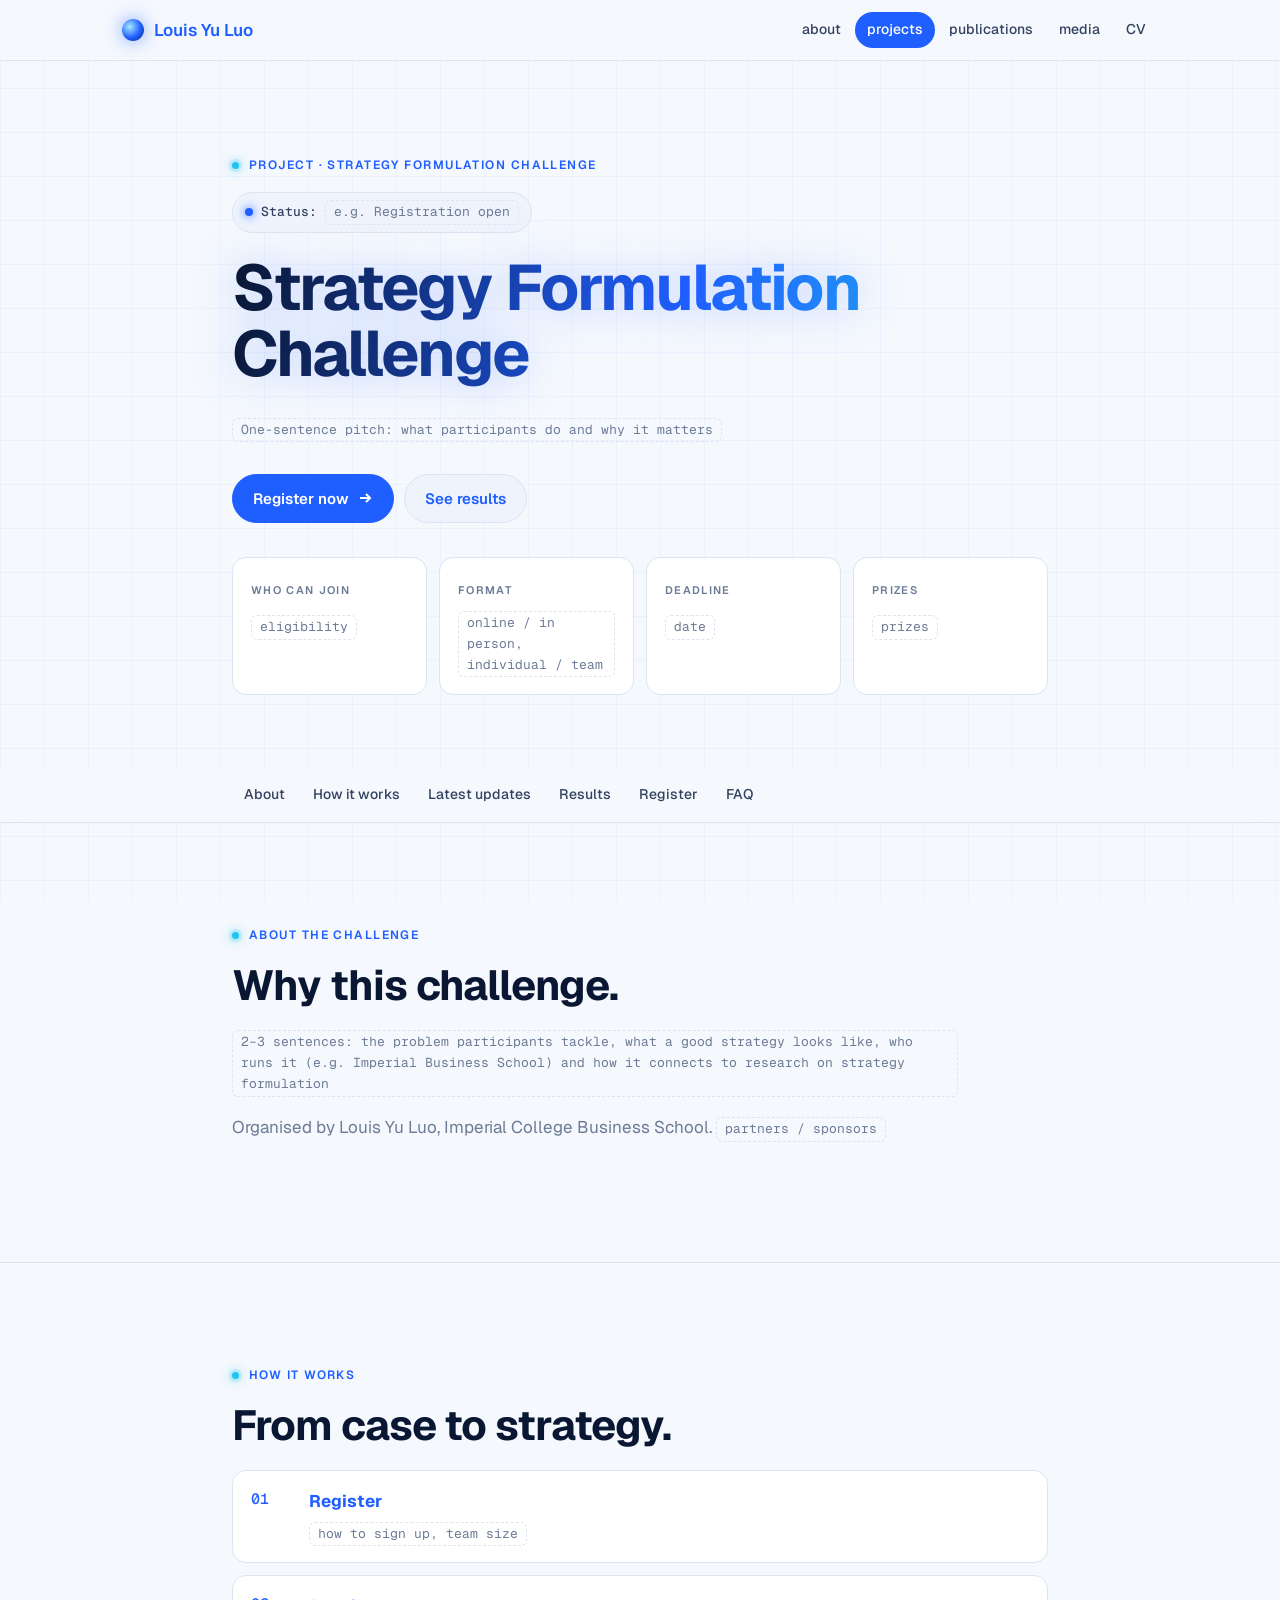
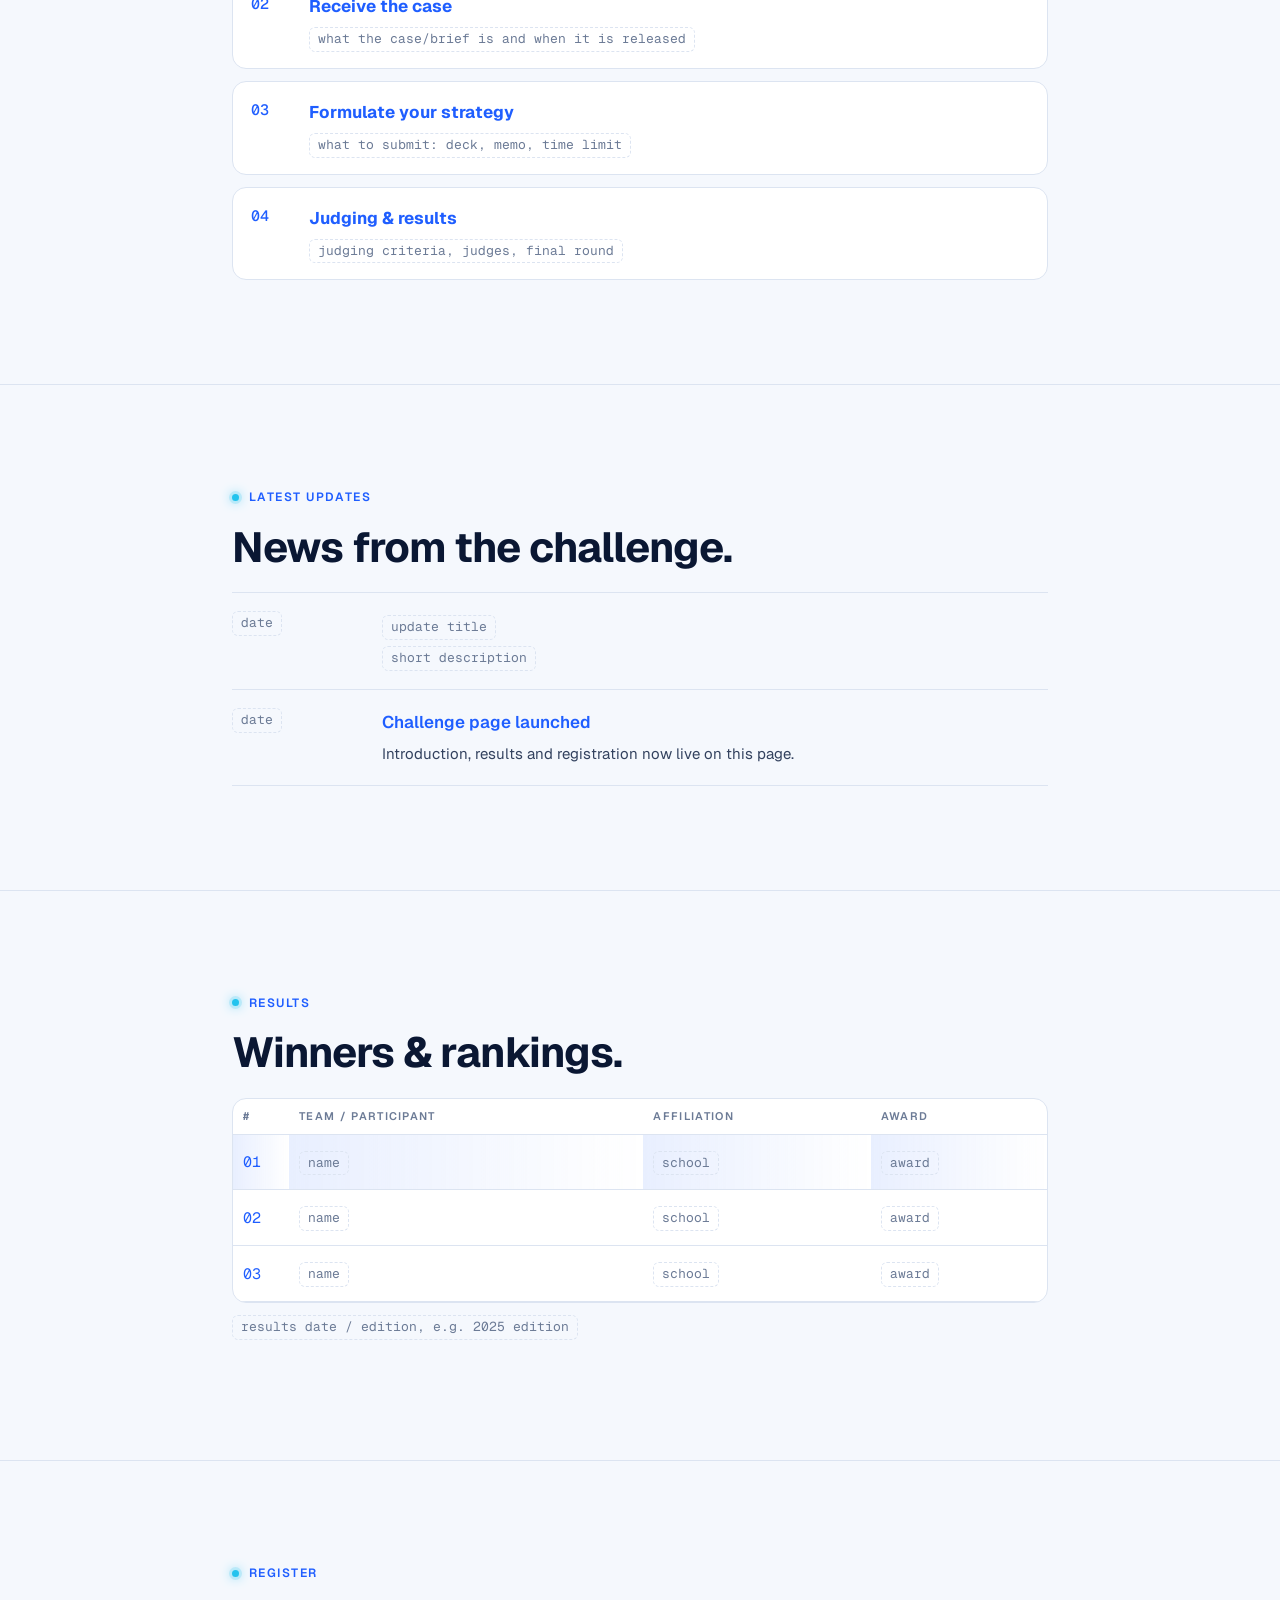
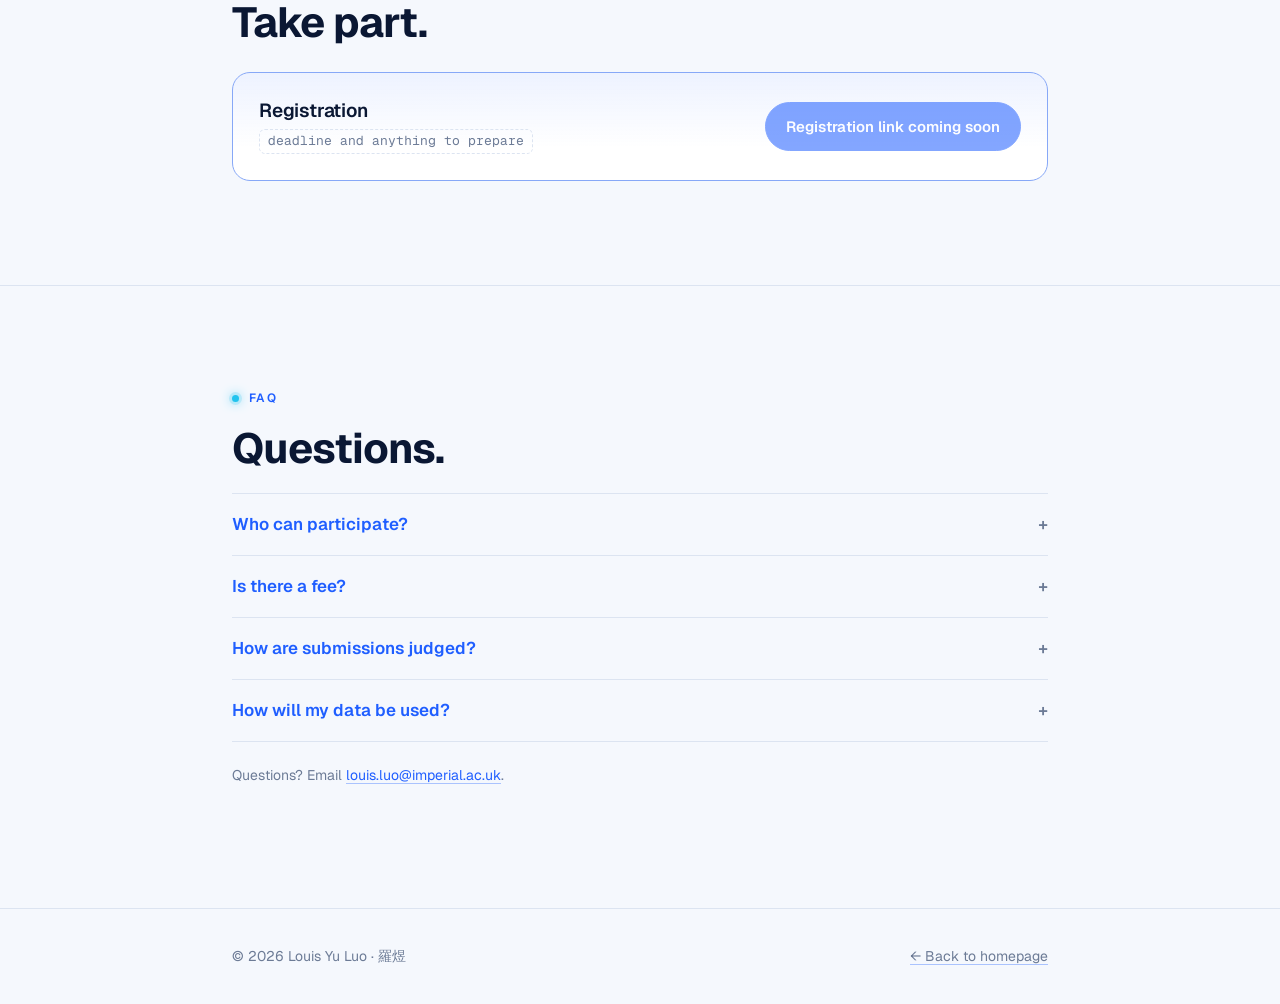
<file: challenge/index.html>
<!DOCTYPE html>
<html lang="en">
<head>
<meta charset="utf-8">
<meta name="viewport" content="width=device-width, initial-scale=1">
<title>Strategy Formulation Challenge · Louis Yu Luo</title>
<meta name="description" content="The Strategy Formulation Challenge: introduction, latest updates, results and registration.">
<link rel="preconnect" href="https://fonts.googleapis.com">
<link rel="preconnect" href="https://fonts.gstatic.com" crossorigin>
<link href="https://fonts.googleapis.com/css2?family=Geist:wght@400;500;600;700&family=Geist+Mono:wght@400;500&family=Instrument+Serif:ital@1&display=swap" rel="stylesheet">
<style>
/* Layout idea: a single dark scroll in the shape of an academic "about" page (pill nav, eyebrow + big headline, thesis thread, three pillars, numbered papers, timeline), with yellow as the only colour and a live contrarian particle field as the signature visual. Single theme by choice. */
:root{
  --bg:#f5f8fd;
  --surface:#ffffff;
  --surface-2:#eef3fc;
  --line:#dce4f1;
  --yellow:#1f5eff;
  --ink:#0a1733;
  --cyan:#22c3ee;
  --glow:rgba(31,94,255,.28);
  --yellow-soft:#33425f;
  --muted:#6c7b96;
  --font-sans:"Geist", ui-sans-serif, system-ui, -apple-system, "Segoe UI", sans-serif;
  --font-mono:"Geist Mono", ui-monospace, Menlo, Consolas, monospace;
  --font-accent:"Instrument Serif", Georgia, serif;
  color-scheme:light;
}
*{box-sizing:border-box}
html{scroll-behavior:smooth;scroll-padding-top:76px}
@media (prefers-reduced-motion:reduce){html{scroll-behavior:auto}}
body{margin:0;background-color:var(--bg);background-image:linear-gradient(rgba(31,94,255,.045) 1px,transparent 1px),linear-gradient(90deg,rgba(31,94,255,.045) 1px,transparent 1px);background-size:44px 44px;background-attachment:fixed;color:var(--yellow-soft);font:400 17px/1.7 var(--font-sans);-webkit-font-smoothing:antialiased}
a{color:var(--yellow);text-decoration:underline;text-decoration-color:color-mix(in srgb,var(--yellow) 35%,transparent);text-underline-offset:3px;transition:color .2s,text-decoration-color .2s}
a:hover{text-decoration-color:var(--yellow)}
:focus-visible{outline:2px solid var(--yellow);outline-offset:3px;border-radius:6px}
.skip{position:absolute;left:-9999px}
.skip:focus{left:16px;top:12px;z-index:100;background:var(--yellow);color:#fff;padding:8px 12px;border-radius:8px}
.wrap{max-width:880px;margin:0 auto;padding:0 clamp(16px,4vw,32px)}
strong{color:var(--yellow);font-weight:600}
[lang="zh-Hant"]{font-family:"Noto Sans TC",var(--font-sans)}

/* ---------- top bar ---------- */
header.top{position:sticky;top:0;z-index:20;background:color-mix(in srgb,var(--bg) 80%,transparent);backdrop-filter:blur(14px);-webkit-backdrop-filter:blur(14px);border-bottom:1px solid var(--line)}
.top .bar{max-width:1100px;margin:0 auto;padding:0 clamp(16px,4vw,32px);height:60px;display:flex;align-items:center;gap:16px}
.brand{display:flex;align-items:center;gap:10px;text-decoration:none;color:var(--yellow);font-weight:600;white-space:nowrap}
.brand .dot{width:22px;height:22px;border-radius:50%;background:radial-gradient(circle at 35% 35%,#a8e9ff,var(--yellow) 55%,#0b2a7a);box-shadow:0 0 18px color-mix(in srgb,var(--yellow) 55%,transparent)}
nav.pills{margin-left:auto;display:flex;gap:2px;overflow-x:auto;scrollbar-width:none}
nav.pills::-webkit-scrollbar{display:none}
nav.pills a{font-size:14px;font-weight:500;color:var(--yellow-soft);text-decoration:none;padding:6px 12px;border-radius:999px;white-space:nowrap;transition:background .2s,color .2s}
nav.pills a:hover{background:var(--surface-2);color:var(--yellow)}
nav.pills a.on{background:var(--yellow);color:#fff}
@media (max-width:720px){.brand span.full{display:none}}

/* ---------- shared section pieces ---------- */
section{padding:clamp(64px,9vw,104px) 0;border-bottom:1px solid var(--line)}
.eyebrow{display:flex;align-items:center;gap:10px;font:600 12px/1.4 var(--font-sans);letter-spacing:.12em;text-transform:uppercase;color:var(--yellow);margin:0 0 18px}
.eyebrow::before{content:"";width:7px;height:7px;border-radius:50%;background:var(--cyan);box-shadow:0 0 0 3px rgba(34,195,238,.18),0 0 12px var(--cyan)}
h1,h2,h3{color:var(--ink);text-wrap:balance;margin:0}
h1{font-size:clamp(40px,6.4vw,64px);line-height:1.04;font-weight:700;letter-spacing:-.03em;background:linear-gradient(100deg,#0a1733 0%,#1f5eff 55%,#22c3ee 100%);-webkit-background-clip:text;background-clip:text;color:transparent;filter:drop-shadow(0 0 22px var(--glow))}
h2{text-shadow:none}
.bio{margin-top:40px;padding:24px 26px;border:1px solid var(--line);border-radius:18px;background:linear-gradient(180deg,rgba(31,94,255,.06),rgba(31,94,255,0) 60%),var(--surface);box-shadow:inset 0 1px 0 rgba(31,94,255,.12)}
.bio p:last-child{margin-bottom:0}
h2{font-size:clamp(30px,4.4vw,42px);line-height:1.1;font-weight:700;letter-spacing:-.025em;margin-bottom:22px}
h3{font-size:19px;line-height:1.3;font-weight:600;letter-spacing:-.01em}
em.serif{font-family:var(--font-accent);font-style:italic;font-weight:400;letter-spacing:0}
p{margin:0 0 16px;max-width:66ch}
.lead{font-size:clamp(18px,2vw,20px);color:var(--yellow-soft)}
.muted{color:var(--muted)}
.mono{font-family:var(--font-mono)}
.todo{display:inline-block;color:var(--muted);border:1px dashed var(--line);padding:1px 8px;border-radius:6px;font:400 13px/1.6 var(--font-mono)}

/* ---------- hero ---------- */
.hero{padding-top:clamp(48px,8vw,88px)}
.hero h1 .zh{display:inline-block;font-family:"Noto Sans TC",sans-serif;font-weight:500;font-size:.5em;letter-spacing:.12em;color:var(--muted);vertical-align:middle;margin-left:.3em}
.hero .lead{margin-top:24px}
.who{margin:18px 0 0;font-size:16px;line-height:1.6}
.btns{display:flex;flex-wrap:wrap;gap:10px;margin-top:30px}
.btn{display:inline-flex;align-items:center;gap:8px;padding:11px 20px;border-radius:999px;font-size:15px;font-weight:600;text-decoration:none;border:1px solid var(--line);background:var(--surface-2);color:var(--yellow);transition:transform .15s,background .2s,border-color .2s}
.btn:hover{border-color:var(--yellow);transform:translateY(-1px)}
.btn.primary{background:var(--yellow);color:#fff;border-color:var(--yellow)}
.btn.primary:hover{background:#3b74ff;box-shadow:0 0 24px var(--glow)}
.btn svg{width:16px;height:16px}

.stage{position:relative;margin-top:44px;border:1px solid var(--line);border-radius:20px;overflow:hidden;background:radial-gradient(120% 90% at 50% 100%,#e6efff 0%,#ffffff 70%);height:clamp(240px,34vw,320px)}
#field{position:absolute;inset:0;width:100%;height:100%;display:block}
.stage .cap{position:absolute;left:18px;top:14px;font:400 italic 17px/1.3 var(--font-accent);color:var(--yellow-soft)}
.stage .legend{position:absolute;right:16px;bottom:12px;display:flex;gap:14px;font:400 11px/1 var(--font-mono);color:var(--muted)}
.stage .legend b{font-weight:400;display:inline-flex;align-items:center;gap:6px}
.stage .legend b::before{content:"";width:14px;height:2px;border-radius:2px;background:#a9b9d8}
.stage .legend b.c::before{background:var(--yellow)}
.stage .ctrl{position:absolute;right:12px;top:12px;font:500 12px/1 var(--font-sans);background:var(--surface-2);color:var(--yellow-soft);border:1px solid var(--line);border-radius:999px;padding:7px 12px;cursor:pointer}
.stage .ctrl:hover{color:var(--yellow);border-color:var(--yellow)}

.callout{margin-top:22px;display:flex;gap:14px;align-items:flex-start;background:var(--surface);border:1px solid var(--line);border-radius:14px;padding:16px 18px}
.callout svg{flex:none;width:20px;height:20px;margin-top:3px;color:var(--yellow)}
.callout small{display:block;font:600 11px/1.4 var(--font-sans);letter-spacing:.1em;text-transform:uppercase;color:var(--muted)}
.callout b{display:block;color:var(--yellow);font-weight:600;font-size:17px;line-height:1.4;margin-top:2px}

/* ---------- thesis ---------- */
blockquote{margin:26px 0;padding:4px 0 4px 20px;border-left:2px solid var(--yellow)}
blockquote small{display:block;font:500 13px/1.4 var(--font-sans);color:var(--muted);margin-bottom:6px}
blockquote p{color:var(--yellow);font-size:19px;line-height:1.5;margin:0}

.pillars{display:grid;grid-template-columns:repeat(3,1fr);gap:12px;margin-top:34px}
@media (max-width:720px){.pillars{grid-template-columns:1fr}}
.pillar{background:var(--surface);border:1px solid var(--line);border-radius:16px;padding:20px;transition:border-color .2s,transform .2s}
.pillar:hover{border-color:color-mix(in srgb,var(--yellow) 60%,var(--line));transform:translateY(-2px)}
.pillar .k{font:600 11px/1 var(--font-sans);letter-spacing:.12em;text-transform:uppercase;color:var(--muted)}
.pillar h3{margin:10px 0 8px}
.pillar p{font-size:15px;line-height:1.6;color:var(--yellow-soft);margin:0}
.pillar .glyph{font:500 26px/1 var(--font-mono);color:var(--yellow);margin-bottom:14px;display:block}

/* ---------- projects ---------- */
.grid2{display:grid;grid-template-columns:1fr 1fr;gap:0 28px;margin-top:8px}
@media (max-width:640px){.grid2{grid-template-columns:1fr}}
.proj{padding:20px 0;border-top:1px solid var(--line)}
.proj .k{font:600 11px/1 var(--font-sans);letter-spacing:.12em;text-transform:uppercase;color:var(--muted)}
.proj h3{margin:8px 0 6px}
.proj p{font-size:15px;line-height:1.6;margin:0}

/* ---------- publications ---------- */
.pubs{list-style:none;margin:0;padding:0;counter-reset:pub}
.pub{display:grid;grid-template-columns:150px 1fr;gap:22px;padding:26px 0;border-top:1px solid var(--line)}
.pub:last-child{border-bottom:1px solid var(--line)}
@media (max-width:640px){.pub{grid-template-columns:1fr}}
.fig{position:relative;aspect-ratio:4/3;border-radius:12px;border:1px solid var(--line);background:var(--surface);overflow:hidden}
.fig svg{position:absolute;inset:0;width:100%;height:100%}
.fig::after{counter-increment:pub;content:"0" counter(pub);position:absolute;left:10px;top:8px;font:500 12px/1 var(--font-mono);color:var(--muted)}
.badges{display:flex;flex-wrap:wrap;gap:6px;margin-bottom:10px}
.badge{font:500 12px/1 var(--font-sans);padding:6px 10px;border-radius:999px;background:var(--surface-2);border:1px solid var(--line);color:var(--yellow-soft)}
.badge.y{background:var(--yellow);border-color:var(--yellow);color:#fff}
.pub h3{font-size:20px;margin-bottom:6px}
.pub .by{font-size:15px;color:var(--muted);margin:0 0 12px}
.pub dl{margin:0;display:grid;gap:6px}
.pub dt{display:inline;font-weight:600;color:var(--yellow)}
.pub dd{display:inline;margin:0;font-size:15px}
.pub dl div{line-height:1.55}
.links{display:flex;flex-wrap:wrap;gap:6px;margin-top:14px}
.links span{font:500 12px/1 var(--font-mono);padding:7px 11px;border-radius:999px;border:1px dashed var(--line);color:var(--muted)}

/* ---------- experience / timeline ---------- */
.tl{list-style:none;margin:0;padding:0}
.tl li{display:grid;grid-template-columns:150px 1fr;gap:20px;padding:18px 0;border-top:1px solid var(--line)}
.tl li:last-child{border-bottom:1px solid var(--line)}
@media (max-width:560px){.tl li{grid-template-columns:1fr;gap:4px}}
.tl time{font:400 14px/1.7 var(--font-mono);color:var(--muted);font-variant-numeric:tabular-nums}
.tl b{color:var(--yellow);font-weight:600}
.tl p{margin:4px 0 0;font-size:15px}

/* ---------- media / articles ---------- */
.cards{display:grid;grid-template-columns:repeat(auto-fit,minmax(240px,1fr));gap:12px}
.card{background:var(--surface);border:1px solid var(--line);border-radius:16px;padding:20px;display:flex;flex-direction:column;gap:8px;min-height:150px}
.card .k{font:600 11px/1 var(--font-sans);letter-spacing:.12em;text-transform:uppercase;color:var(--muted)}
.card h3{font-size:17px}
.card p{font-size:14px;margin:0;color:var(--muted)}
.card .when{margin-top:auto;font:400 12px/1 var(--font-mono);color:var(--muted)}

/* ---------- media: video reports ---------- */
.vstats{display:flex;flex-wrap:wrap;gap:8px 22px;margin:6px 0 20px;font:400 14px/1.4 var(--font-mono);color:var(--muted)}
.vstats b{color:var(--yellow);font-weight:500}
.vfilters{display:flex;flex-wrap:wrap;gap:6px;margin-bottom:18px}
.vfilters button{font:500 13px/1 var(--font-sans);padding:8px 14px;border-radius:999px;border:1px solid var(--line);background:var(--surface);color:var(--yellow-soft);cursor:pointer}
.vfilters button:hover{border-color:var(--yellow)}
.vfilters button.on{background:var(--yellow);color:#fff;border-color:var(--yellow)}
.vgrid{display:grid;grid-template-columns:repeat(auto-fill,minmax(240px,1fr));gap:14px}
.vid{display:flex;flex-direction:column;text-decoration:none;background:var(--surface);border:1px solid var(--line);border-radius:14px;overflow:hidden;transition:border-color .2s,transform .2s}
.vid:hover{border-color:var(--yellow);transform:translateY(-2px)}
.vid[hidden]{display:none}
.thumb{position:relative;aspect-ratio:16/9;background:linear-gradient(135deg,#e7eefb,#cddbf3);display:block;overflow:hidden}
.thumb img{width:100%;height:100%;object-fit:cover;display:block;filter:saturate(.85);transition:transform .3s}
.vid:hover .thumb img{transform:scale(1.04)}
.play{position:absolute;left:12px;bottom:12px;width:36px;height:36px;border-radius:50%;background:var(--yellow);box-shadow:0 4px 18px rgba(0,0,0,.5)}
.play::after{content:"";position:absolute;left:14px;top:11px;border-left:11px solid #fff;border-top:7px solid transparent;border-bottom:7px solid transparent}
.vmeta{display:flex;flex-direction:column;gap:6px;padding:14px 16px 16px}
.vmeta .k{font:600 11px/1.3 var(--font-sans);letter-spacing:.1em;text-transform:uppercase;color:var(--muted)}
.vmeta b{color:var(--yellow);font-weight:600;font-size:15px;line-height:1.4}
.vmeta .when{font:400 12px/1 var(--font-mono);color:var(--muted)}
.subh{margin:48px 0 14px;font-size:20px}
.vid .role{position:absolute;right:10px;top:10px;font:600 11px/1 var(--font-sans);letter-spacing:.06em;text-transform:uppercase;padding:6px 9px;border-radius:999px;background:rgba(255,255,255,.9);color:var(--yellow);border:1px solid rgba(31,94,255,.4)}
.vid.feat .role{background:var(--yellow);color:#fff;border-color:var(--yellow)}
.vid.feat{border-color:color-mix(in srgb,var(--yellow) 45%,var(--line))}

#player{width:min(880px,94vw);padding:0;border:1px solid var(--line);border-radius:18px;background:var(--surface);color:var(--yellow-soft);box-shadow:0 0 60px rgba(31,94,255,.18)}
#player::backdrop{background:rgba(10,23,51,.55);backdrop-filter:blur(4px)}
.pl-head{display:flex;align-items:center;justify-content:space-between;gap:16px;padding:14px 18px;border-bottom:1px solid var(--line)}
.pl-head b{color:var(--yellow);font-weight:600}
#pl-close{font:500 13px/1 var(--font-sans);background:var(--surface-2);color:var(--yellow-soft);border:1px solid var(--line);border-radius:999px;padding:8px 14px;cursor:pointer}
#pl-close:hover{border-color:var(--yellow);color:var(--yellow)}
#pl-video{display:block;width:100%;aspect-ratio:16/9;background:#000}
.pl-note{margin:0;padding:12px 18px;font-size:13px;color:var(--muted)}

/* ---------- cv ---------- */
.cvhead{display:flex;flex-wrap:wrap;align-items:center;justify-content:space-between;gap:16px;margin-bottom:22px}
.cvhead h2{margin:0}

/* ---------- connect ---------- */
.lineage{display:grid;grid-template-columns:110px 1fr;gap:8px 18px;font-size:15px;margin:10px 0 28px}
.lineage dt{font:500 13px/1.7 var(--font-mono);color:var(--muted)}
.lineage dd{margin:0}
.social{display:flex;flex-wrap:wrap;gap:10px;padding-top:24px;border-top:1px solid var(--line)}
.social a,.social span{display:inline-flex;align-items:center;gap:8px;padding:10px 14px;border-radius:12px;border:1px solid var(--line);background:var(--surface);font-size:14px;font-weight:500;text-decoration:none;color:var(--yellow)}
.social a:hover{border-color:var(--yellow)}
.social span{color:var(--muted);border-style:dashed}
.social svg{width:17px;height:17px}

footer{padding:36px 0 56px;font-size:14px;color:var(--muted)}
footer .wrap{display:flex;justify-content:space-between;flex-wrap:wrap;gap:12px}
footer a{color:var(--muted)}

/* ---------- challenge page ---------- */
.ch-hero{padding:clamp(56px,8vw,96px) 0 clamp(48px,6vw,72px)}
.status{display:inline-flex;align-items:center;gap:8px;font:500 13px/1 var(--font-mono);padding:7px 12px;border-radius:999px;border:1px solid var(--line);background:var(--surface-2);color:var(--yellow-soft);margin-bottom:22px}
.status i{width:8px;height:8px;border-radius:50%;background:var(--yellow);box-shadow:0 0 10px var(--yellow);animation:pulse 2s infinite}
@keyframes pulse{50%{opacity:.35}}
@media (prefers-reduced-motion:reduce){.status i{animation:none}}
.facts{display:grid;grid-template-columns:repeat(auto-fit,minmax(170px,1fr));gap:12px;margin-top:34px}
.fact{background:var(--surface);border:1px solid var(--line);border-radius:14px;padding:16px 18px}
.fact .k{font:600 11px/1 var(--font-sans);letter-spacing:.12em;text-transform:uppercase;color:var(--muted)}
.fact b{display:block;margin-top:8px;color:var(--yellow);font-weight:600}
.tabs{position:sticky;top:60px;z-index:10;background:color-mix(in srgb,var(--bg) 85%,transparent);backdrop-filter:blur(12px);border-bottom:1px solid var(--line)}
.tabs .wrap{display:flex;gap:4px;overflow-x:auto;padding-top:10px;padding-bottom:10px;scrollbar-width:none}
.tabs a{font-size:14px;font-weight:500;color:var(--yellow-soft);text-decoration:none;padding:6px 12px;border-radius:999px;white-space:nowrap}
.tabs a:hover{background:var(--surface-2);color:var(--yellow)}
.steps{list-style:none;counter-reset:s;margin:0;padding:0;display:grid;gap:12px}
.steps li{counter-increment:s;display:grid;grid-template-columns:44px 1fr;gap:14px;align-items:start;background:var(--surface);border:1px solid var(--line);border-radius:14px;padding:16px 18px}
.steps li::before{content:counter(s,decimal-leading-zero);font:500 15px/1.6 var(--font-mono);color:var(--yellow)}
.steps p{margin:4px 0 0;font-size:15px}
.upd{list-style:none;margin:0;padding:0}
.upd li{display:grid;grid-template-columns:130px 1fr;gap:20px;padding:18px 0;border-top:1px solid var(--line)}
.upd li:last-child{border-bottom:1px solid var(--line)}
@media (max-width:560px){.upd li{grid-template-columns:1fr;gap:4px}}
.upd time{font:400 14px/1.7 var(--font-mono);color:var(--muted)}
.upd b{color:var(--yellow);font-weight:600}
.upd p{margin:4px 0 0;font-size:15px}
.tbl{width:100%;border-collapse:collapse;font-size:15px}
.tbl th{font:600 11px/1 var(--font-sans);letter-spacing:.12em;text-transform:uppercase;color:var(--muted);text-align:left;padding:12px 10px;border-bottom:1px solid var(--line)}
.tbl td{padding:14px 10px;border-bottom:1px solid var(--line)}
.tbl td:first-child{font-family:var(--font-mono);color:var(--yellow);width:56px}
.tbl tr.top1 td{background:linear-gradient(90deg,rgba(31,94,255,.10),transparent)}
.tblwrap{overflow-x:auto;border:1px solid var(--line);border-radius:14px;background:var(--surface)}
.note{font-size:14px;color:var(--muted);margin-top:12px}
details{border-top:1px solid var(--line);padding:16px 0}
details:last-of-type{border-bottom:1px solid var(--line)}
summary{cursor:pointer;color:var(--yellow);font-weight:600;list-style:none;display:flex;justify-content:space-between;gap:16px}
summary::-webkit-details-marker{display:none}
summary::after{content:"+";font-family:var(--font-mono);color:var(--muted)}
details[open] summary::after{content:"–"}
details p{margin:10px 0 0;font-size:15px}
.cta{margin-top:26px;padding:26px;border:1px solid color-mix(in srgb,var(--yellow) 45%,var(--line));border-radius:18px;background:linear-gradient(180deg,rgba(31,94,255,.08),rgba(31,94,255,0) 70%),var(--surface);display:flex;flex-wrap:wrap;align-items:center;justify-content:space-between;gap:16px}
.cta h3{margin:0 0 4px}
.cta p{margin:0;font-size:15px}
.btn[aria-disabled=true]{opacity:.55;pointer-events:none}
footer{padding:36px 0;font-size:14px;color:var(--muted)}
footer .wrap{display:flex;justify-content:space-between;gap:12px;flex-wrap:wrap}
</style>
</head>
<body>
<a class="skip" href="#main">Skip to content</a>
<header class="top">
  <div class="bar">
    <a class="brand" href="/" aria-label="Louis Yu Luo, home"><i class="dot" aria-hidden="true"></i><span>Louis Yu Luo</span></a>
    <nav class="pills" aria-label="Site">
      <a href="/#about">about</a>
      <a href="/#projects" class="on">projects</a>
      <a href="/#publications">publications</a>
      <a href="/#media">media</a>
      <a href="/#cv">CV</a>
    </nav>
  </div>
</header>

<main id="main">
<section class="ch-hero" style="border-bottom:0">
  <div class="wrap">
    <p class="eyebrow">Project · Strategy Formulation Challenge</p>
    <div class="status"><i aria-hidden="true"></i><span id="st">Status: <span class="todo">e.g. Registration open</span></span></div>
    <h1>Strategy Formulation Challenge</h1>
    <p class="lead" style="margin-top:22px"><span class="todo">One-sentence pitch: what participants do and why it matters</span></p>
    <div class="btns">
      <a class="btn primary" href="#register" id="regbtn">Register now <svg viewBox="0 0 16 16" fill="none" stroke="currentColor" stroke-width="2"><path d="M3 8h10M9 4l4 4-4 4"/></svg></a>
      <a class="btn" href="#results">See results</a>
    </div>
    <div class="facts">
      <div class="fact"><span class="k">Who can join</span><b><span class="todo">eligibility</span></b></div>
      <div class="fact"><span class="k">Format</span><b><span class="todo">online / in person, individual / team</span></b></div>
      <div class="fact"><span class="k">Deadline</span><b><span class="todo">date</span></b></div>
      <div class="fact"><span class="k">Prizes</span><b><span class="todo">prizes</span></b></div>
    </div>
  </div>
</section>

<nav class="tabs" aria-label="On this page"><div class="wrap">
  <a href="#about">About</a><a href="#how">How it works</a><a href="#updates">Latest updates</a><a href="#results">Results</a><a href="#register">Register</a><a href="#faq">FAQ</a>
</div></nav>

<section id="about">
  <div class="wrap">
    <p class="eyebrow">About the challenge</p>
    <h2>Why this challenge.</h2>
    <p><span class="todo">2–3 sentences: the problem participants tackle, what a good strategy looks like, who runs it (e.g. Imperial Business School) and how it connects to research on strategy formulation</span></p>
    <p class="muted">Organised by Louis Yu Luo, Imperial College Business School. <span class="todo">partners / sponsors</span></p>
  </div>
</section>

<section id="how">
  <div class="wrap">
    <p class="eyebrow">How it works</p>
    <h2>From case to strategy.</h2>
    <ol class="steps">
      <li><div><b style="color:var(--yellow)">Register</b><p><span class="todo">how to sign up, team size</span></p></div></li>
      <li><div><b style="color:var(--yellow)">Receive the case</b><p><span class="todo">what the case/brief is and when it is released</span></p></div></li>
      <li><div><b style="color:var(--yellow)">Formulate your strategy</b><p><span class="todo">what to submit: deck, memo, time limit</span></p></div></li>
      <li><div><b style="color:var(--yellow)">Judging &amp; results</b><p><span class="todo">judging criteria, judges, final round</span></p></div></li>
    </ol>
  </div>
</section>

<section id="updates">
  <div class="wrap">
    <p class="eyebrow">Latest updates</p>
    <h2>News from the challenge.</h2>
    <ol class="upd">
      <li><time><span class="todo">date</span></time><div><b><span class="todo">update title</span></b><p><span class="todo">short description</span></p></div></li>
      <li><time><span class="todo">date</span></time><div><b>Challenge page launched</b><p>Introduction, results and registration now live on this page.</p></div></li>
    </ol>
  </div>
</section>

<section id="results">
  <div class="wrap">
    <p class="eyebrow">Results</p>
    <h2>Winners &amp; rankings.</h2>
    <div class="tblwrap"><table class="tbl">
      <thead><tr><th>#</th><th>Team / participant</th><th>Affiliation</th><th>Award</th></tr></thead>
      <tbody>
        <tr class="top1"><td>01</td><td><span class="todo">name</span></td><td><span class="todo">school</span></td><td><span class="todo">award</span></td></tr>
        <tr><td>02</td><td><span class="todo">name</span></td><td><span class="todo">school</span></td><td><span class="todo">award</span></td></tr>
        <tr><td>03</td><td><span class="todo">name</span></td><td><span class="todo">school</span></td><td><span class="todo">award</span></td></tr>
      </tbody>
    </table></div>
    <p class="note"><span class="todo">results date / edition, e.g. 2025 edition</span></p>
  </div>
</section>

<section id="register">
  <div class="wrap">
    <p class="eyebrow">Register</p>
    <h2>Take part.</h2>
    <div class="cta">
      <div><h3>Registration</h3><p><span class="todo">deadline and anything to prepare</span></p></div>
      <a class="btn primary" href="#register" aria-disabled="true">Registration link coming soon</a>
    </div>
  </div>
</section>

<section id="faq">
  <div class="wrap">
    <p class="eyebrow">FAQ</p>
    <h2>Questions.</h2>
    <details><summary>Who can participate?</summary><p><span class="todo">answer</span></p></details>
    <details><summary>Is there a fee?</summary><p><span class="todo">answer</span></p></details>
    <details><summary>How are submissions judged?</summary><p><span class="todo">answer</span></p></details>
    <details><summary>How will my data be used?</summary><p><span class="todo">answer, e.g. if submissions are used for research</span></p></details>
    <p class="note" style="margin-top:22px">Questions? Email <a href="mailto:louis.luo@imperial.ac.uk">louis.luo@imperial.ac.uk</a>.</p>
  </div>
</section>
</main>

<footer><div class="wrap"><span>© 2026 Louis Yu Luo · <span lang="zh-Hant">羅煜</span></span><a href="/">← Back to homepage</a></div></footer>
</body>
</html>
</file>
